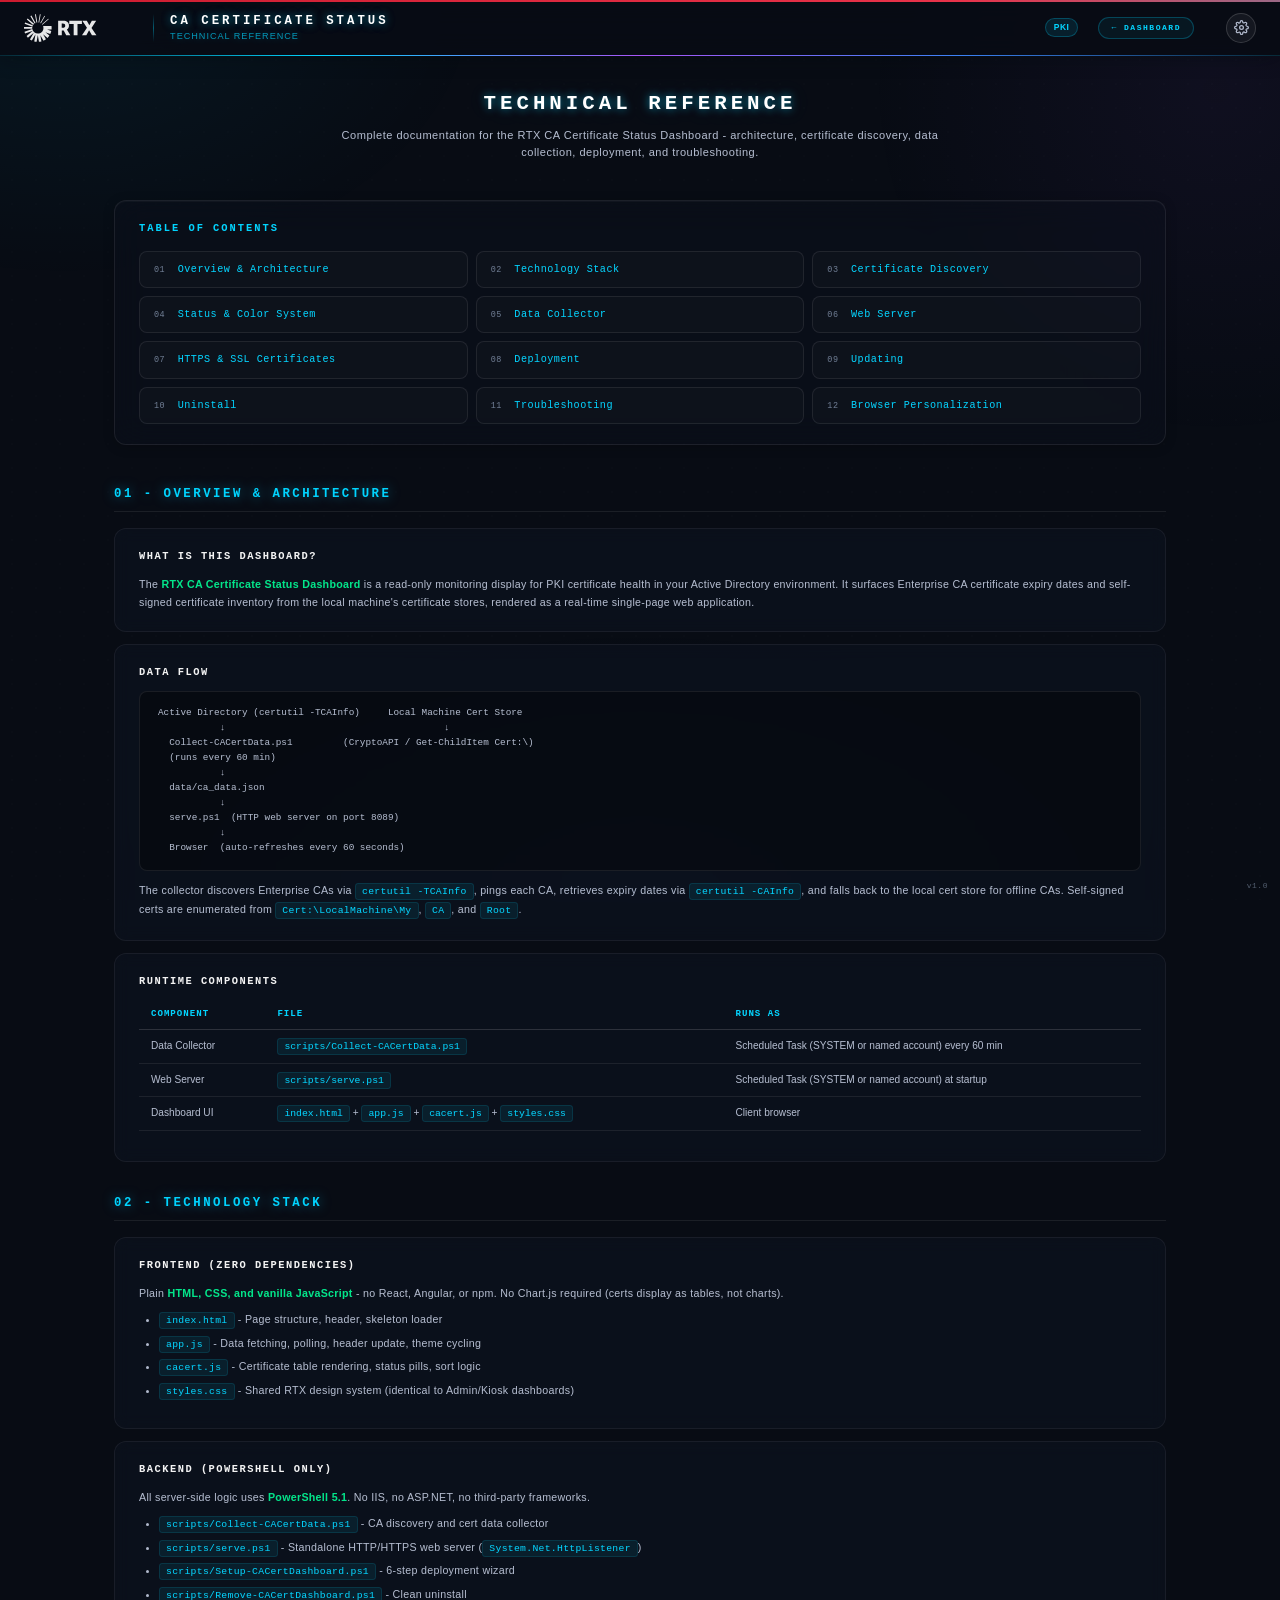
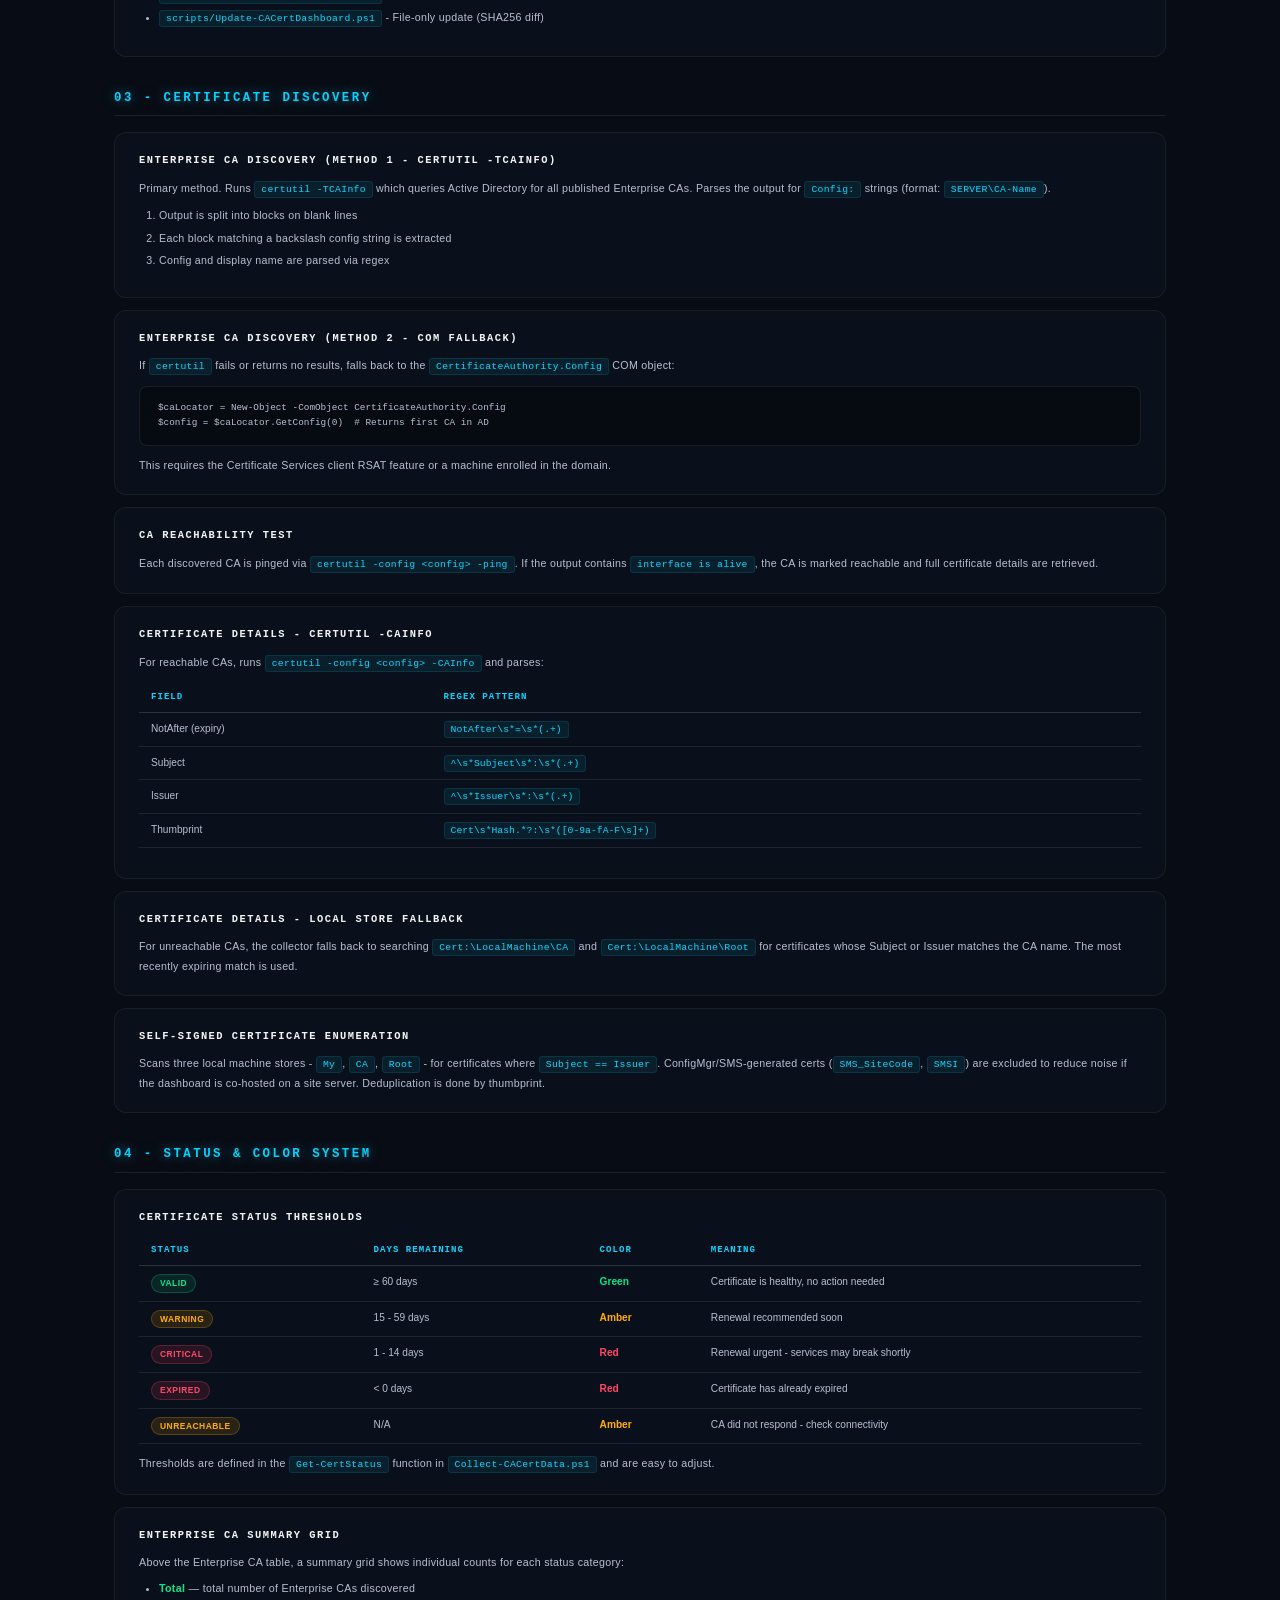
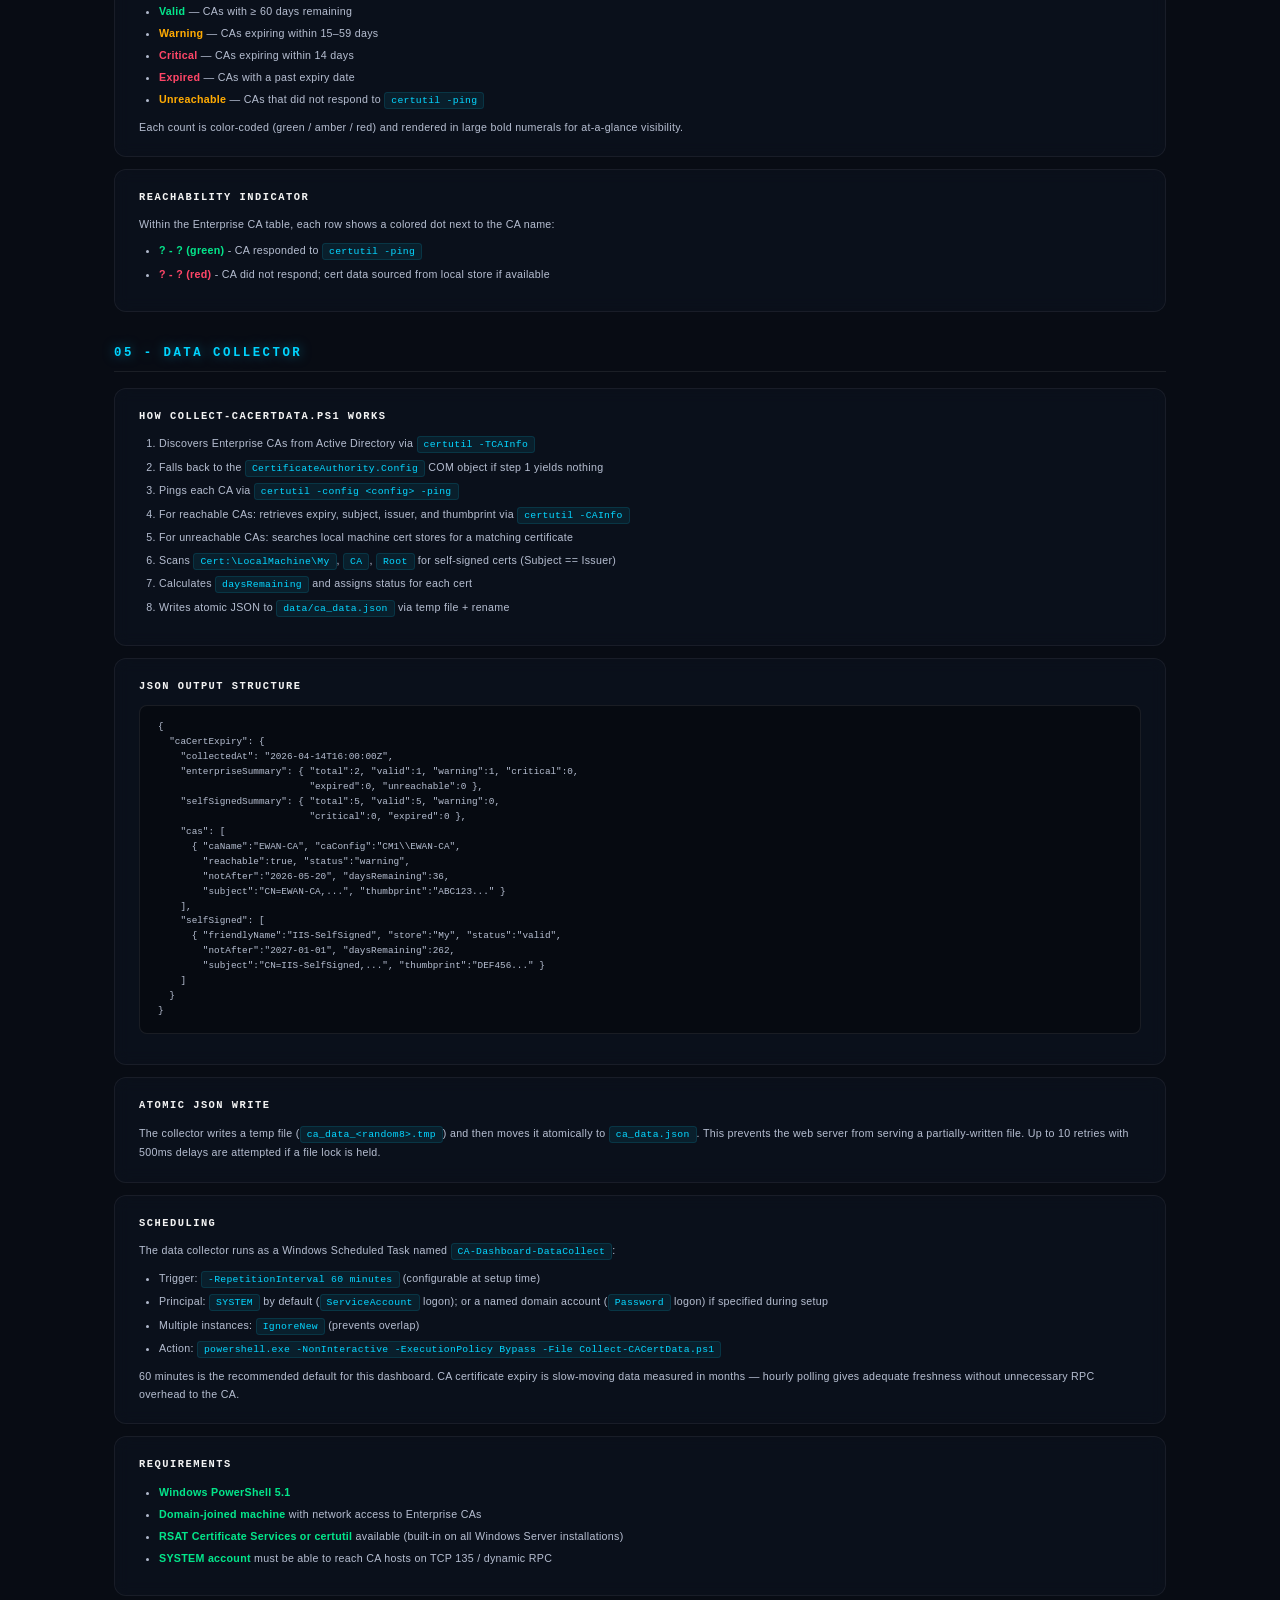
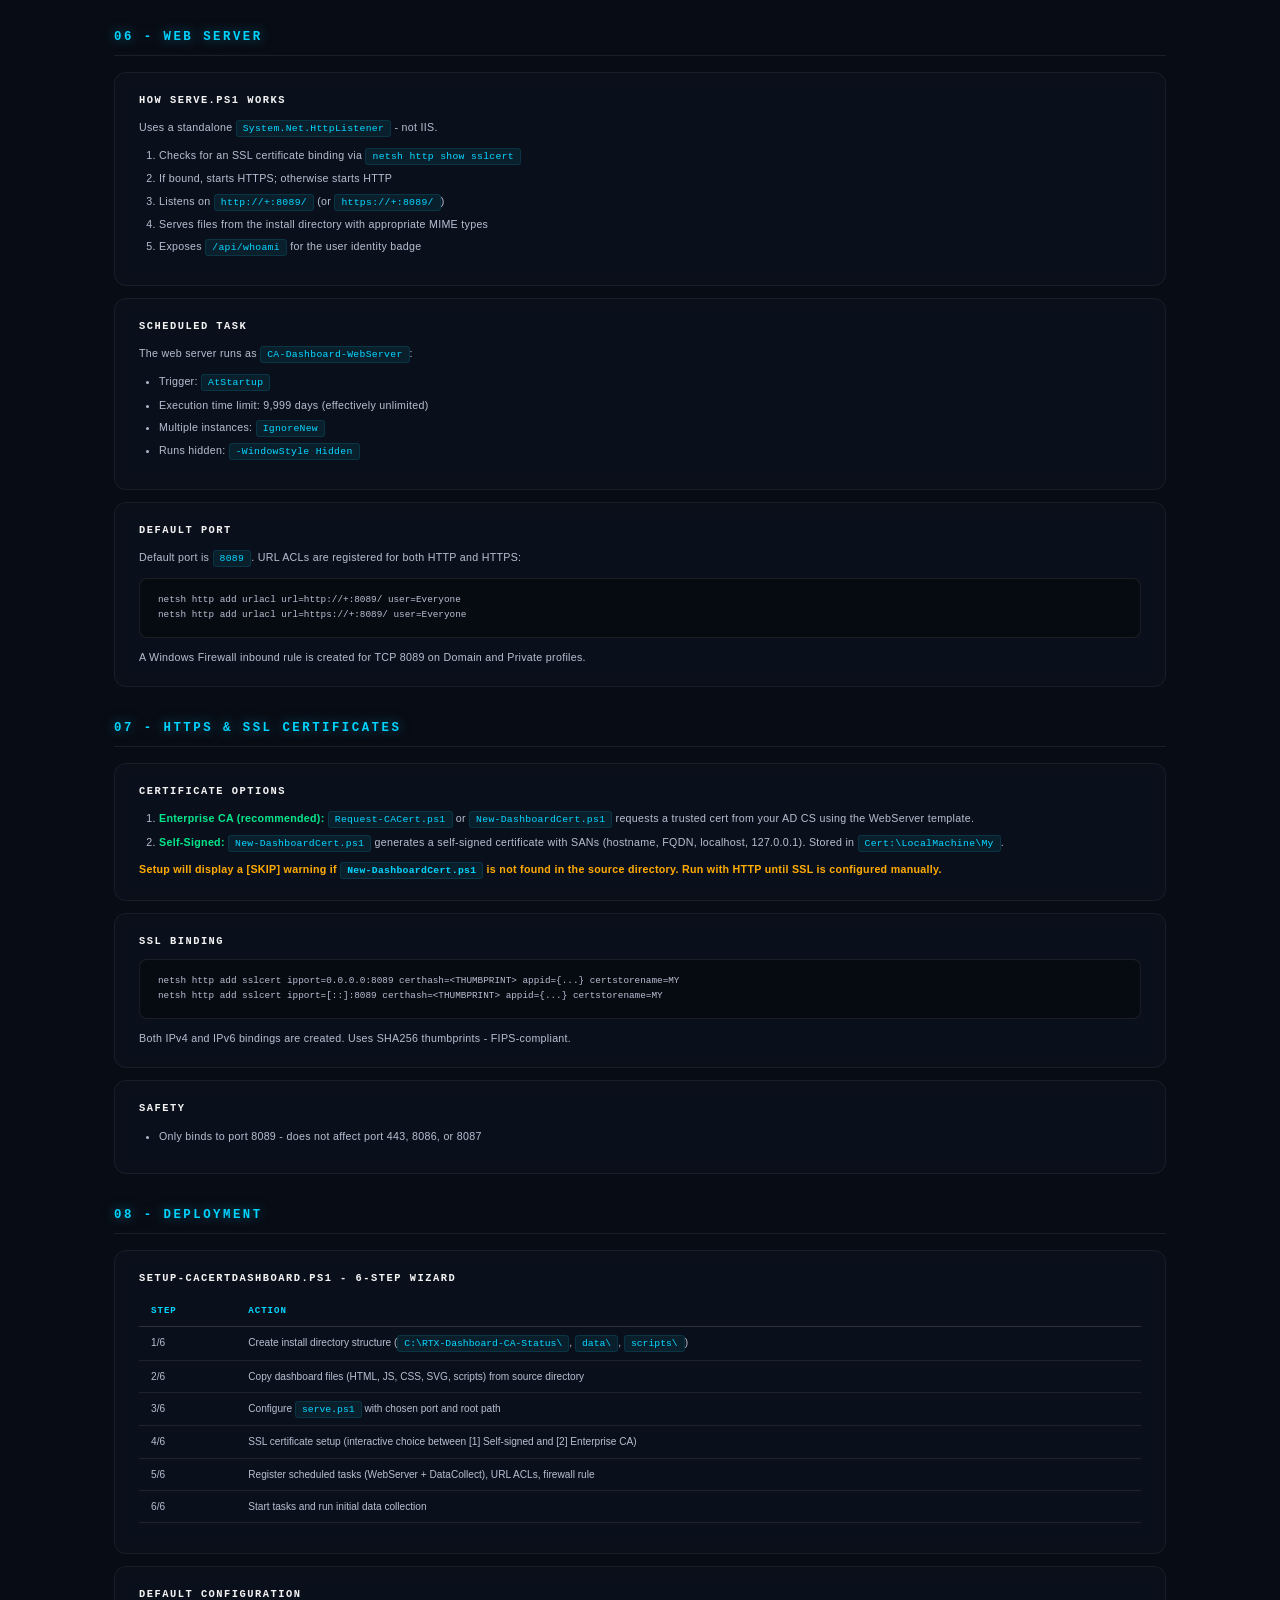
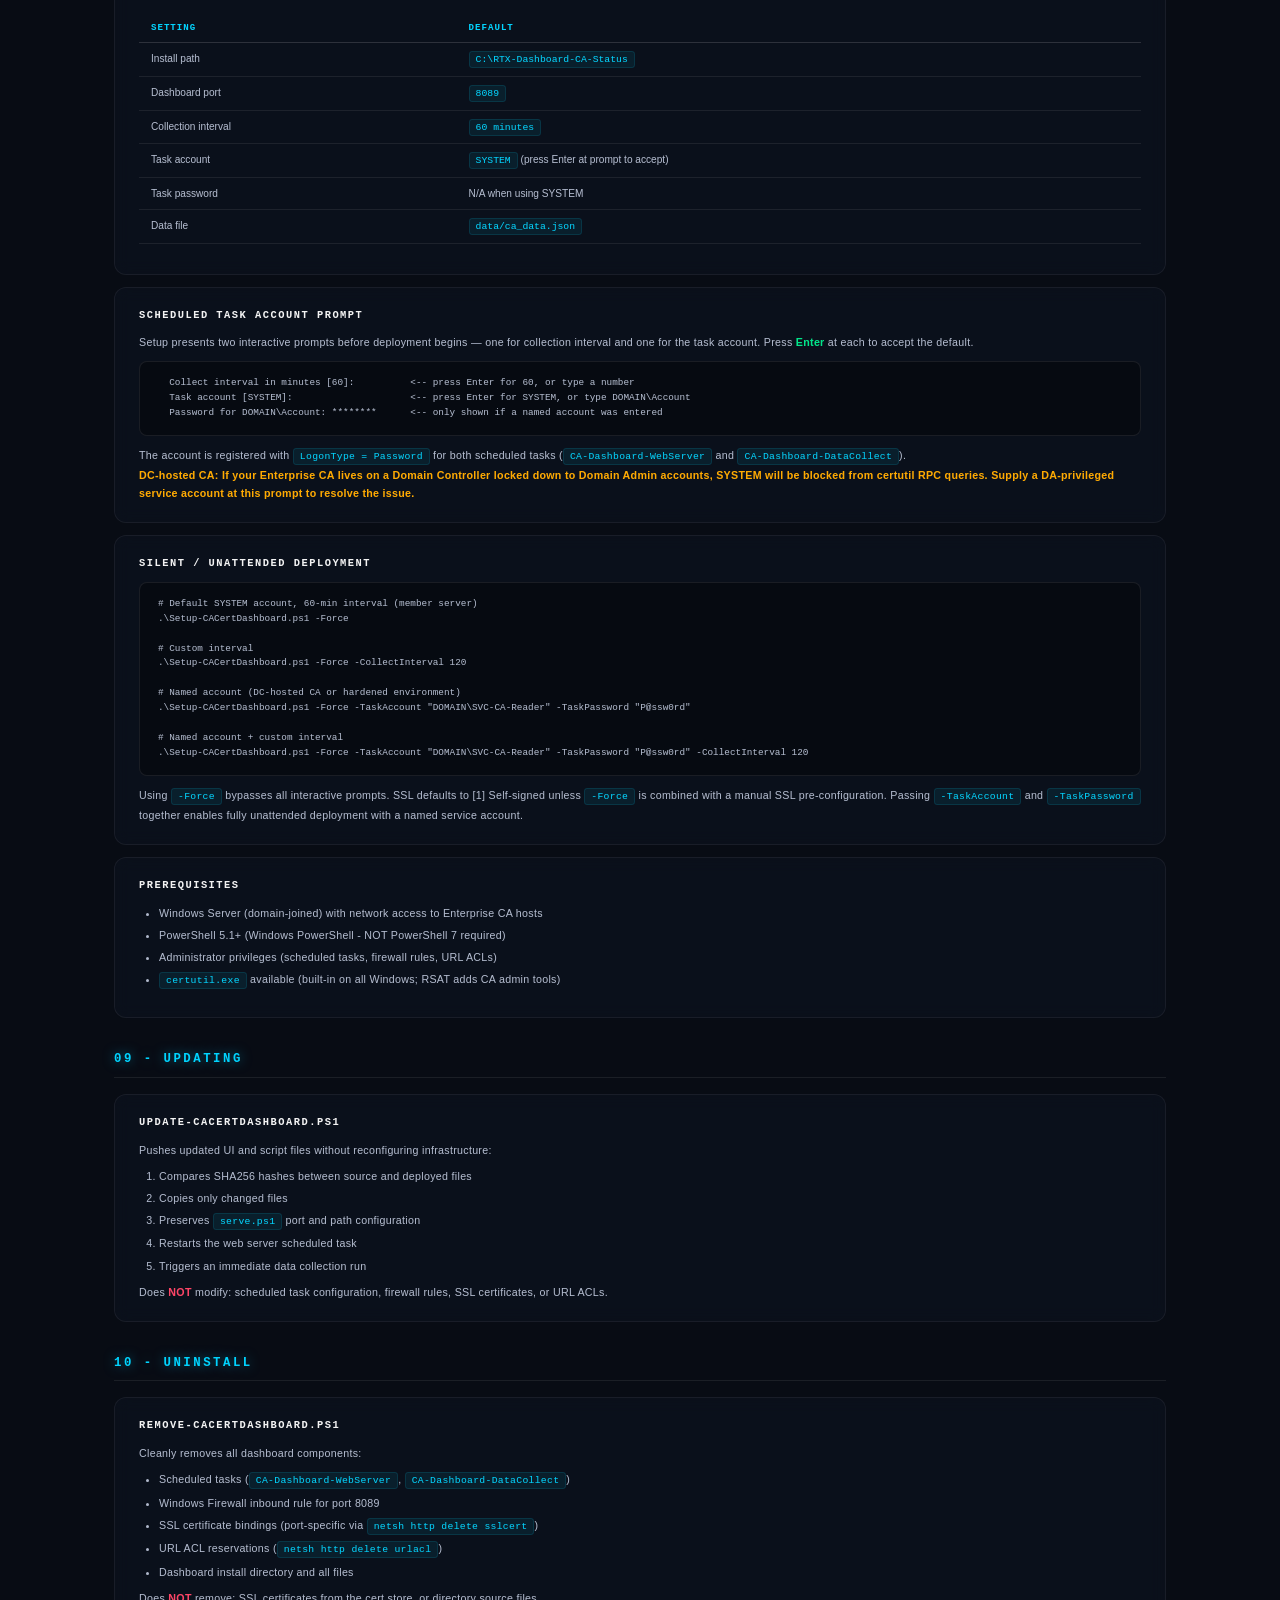
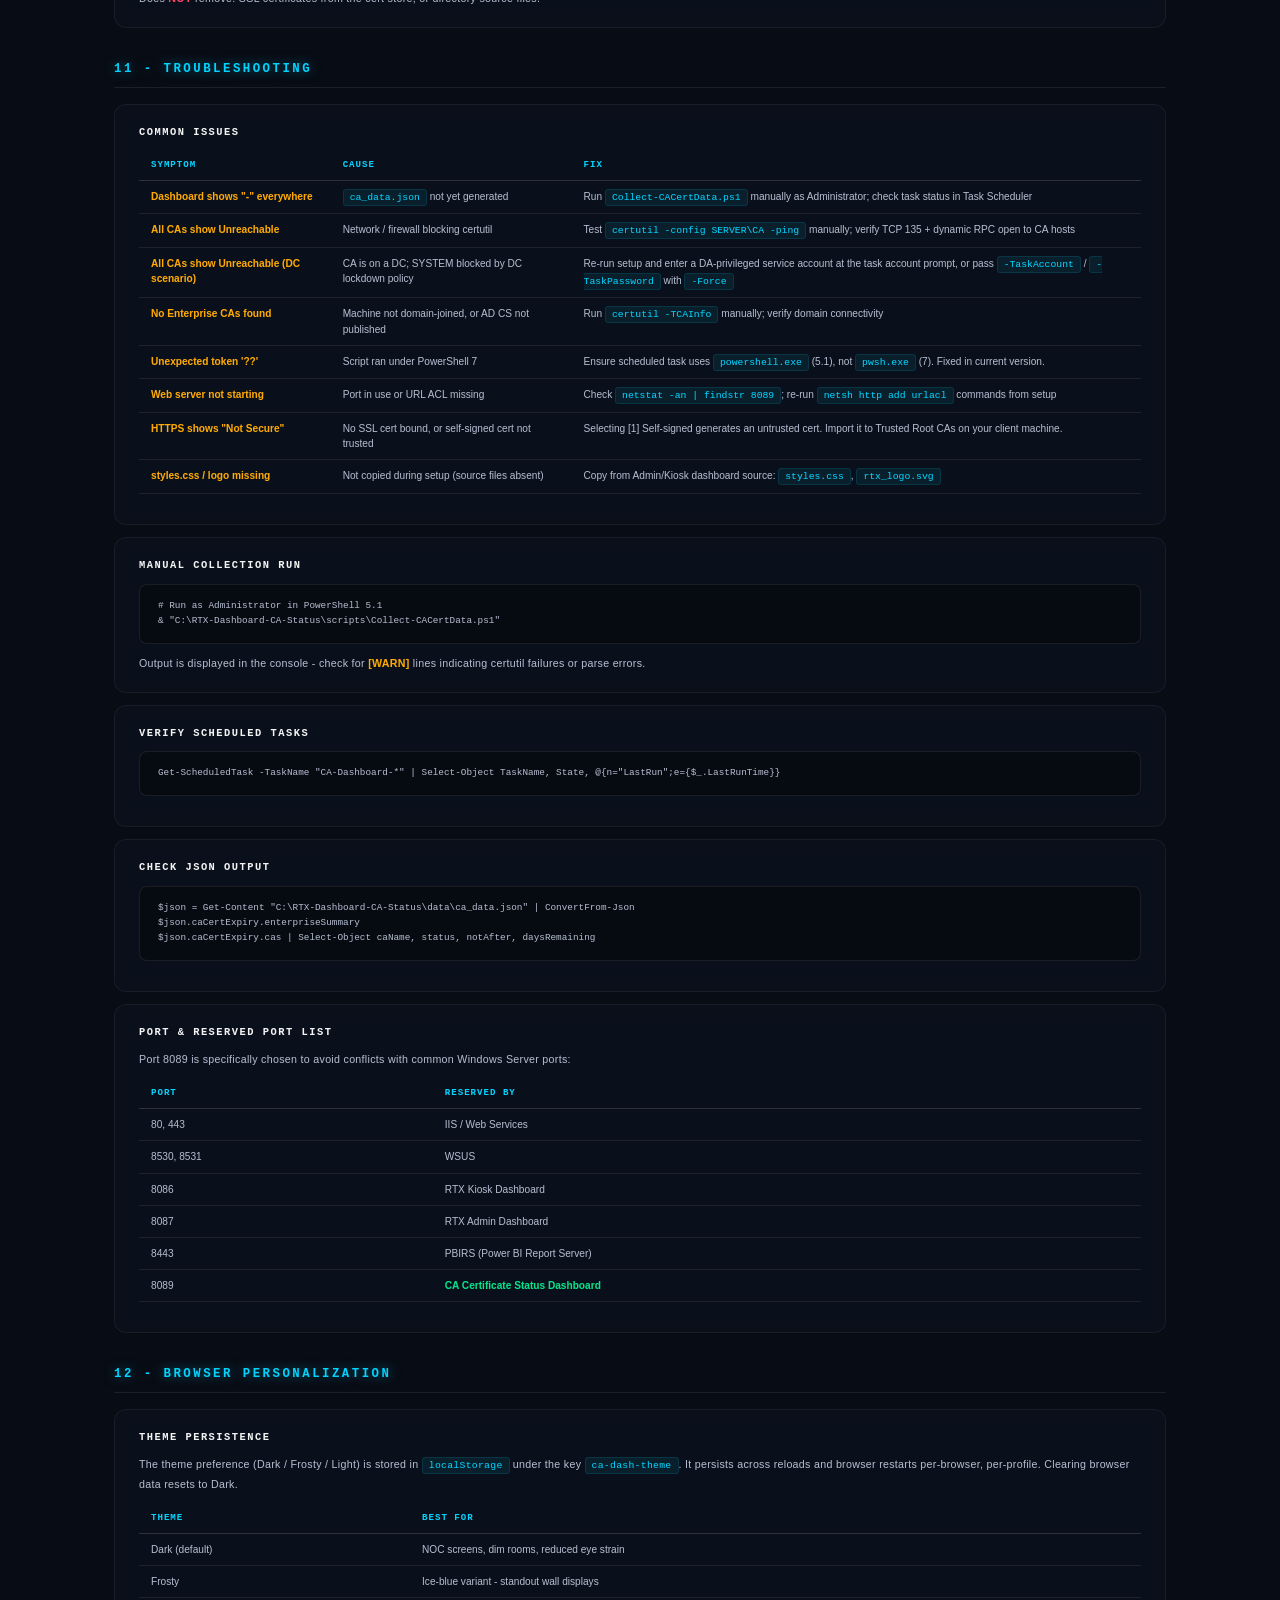
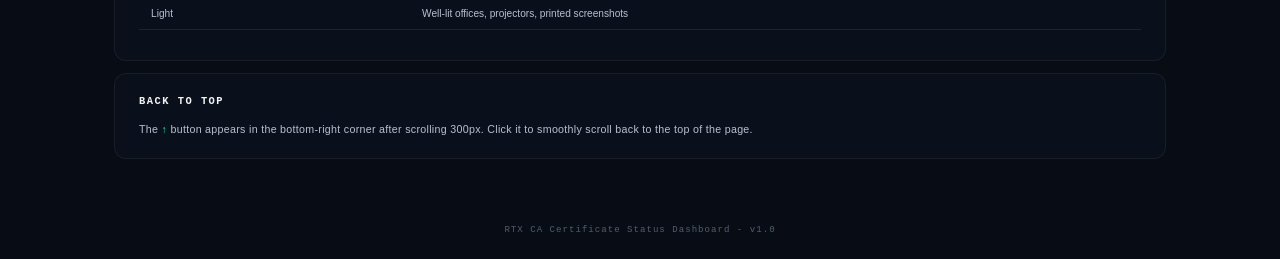
<file: faq.html>
<!DOCTYPE html>
<html lang="en">
<head>
<meta charset="UTF-8">
<meta name="viewport" content="width=device-width, initial-scale=1.0">
<title>RTX CA Certificate Status - Technical Reference</title>
<meta name="description" content="Technical reference for the RTX CA Certificate Status Dashboard - architecture, data collection, certificate discovery, deployment, and troubleshooting">
<link rel="icon" type="image/svg+xml" href="rtx_logo.svg">
<link rel="stylesheet" href="styles.css">
<style>
.faq-main{position:relative;z-index:1;max-width:1100px;margin:0 auto;padding:32px 24px 64px}
.faq-back{display:inline-flex;align-items:center;gap:6px;padding:6px 16px;border-radius:20px;font-family:'JetBrains Mono',monospace;font-size:.7rem;font-weight:600;letter-spacing:1.5px;text-transform:uppercase;text-decoration:none;color:var(--teal);border:1px solid rgba(0,212,255,.25);background:rgba(0,212,255,.06);transition:all .3s ease;margin-bottom:24px}
.faq-back:hover{border-color:rgba(0,212,255,.5);background:rgba(0,212,255,.12);box-shadow:0 0 12px rgba(0,212,255,.15)}
.faq-hero{text-align:center;margin-bottom:40px}
.faq-hero h1{font-family:'JetBrains Mono',monospace;font-size:1.6rem;font-weight:700;letter-spacing:4px;text-transform:uppercase;color:#fff;text-shadow:0 0 8px rgba(0,212,255,.6),0 0 25px rgba(0,212,255,.2);margin-bottom:8px}
.faq-hero p{font-size:.85rem;color:var(--text-secondary);letter-spacing:.5px;max-width:640px;margin:0 auto}
.faq-toc{margin-bottom:40px}
.faq-toc-grid{display:grid;grid-template-columns:repeat(auto-fill,minmax(260px,1fr));gap:8px}
.faq-toc a{display:block;padding:10px 14px;border-radius:var(--r-md);font-size:.78rem;color:var(--teal);text-decoration:none;border:1px solid var(--border-subtle);background:var(--bg-card);transition:all .3s ease;font-family:'JetBrains Mono',monospace;letter-spacing:.5px}
.faq-toc a:hover{border-color:var(--border-accent);background:var(--bg-hover);box-shadow:0 0 12px rgba(0,212,255,.08)}
.faq-toc a span{color:var(--text-muted);margin-right:6px;font-size:.65rem}
.faq-section{margin-bottom:32px}
.faq-section-title{font-family:'JetBrains Mono',monospace;font-size:.95rem;font-weight:700;letter-spacing:2.5px;text-transform:uppercase;color:var(--teal);text-shadow:0 0 12px rgba(0,212,255,.5),0 0 35px rgba(0,212,255,.15);margin-bottom:16px;padding-bottom:8px;border-bottom:1px solid var(--border-subtle);scroll-margin-top:80px}
.faq-card{background:rgba(13,19,32,.65);border:1px solid rgba(255,255,255,.06);border-radius:var(--r-lg);backdrop-filter:blur(8px);padding:20px 24px;margin-bottom:12px;transition:border-color .3s ease}
.faq-card:hover{border-color:rgba(0,212,255,.18)}
.faq-card h3{font-family:'JetBrains Mono',monospace;font-size:.8rem;font-weight:700;letter-spacing:1.5px;text-transform:uppercase;color:var(--text-primary);margin-bottom:10px}
.faq-card p,.faq-card li{font-size:.82rem;color:var(--text-secondary);line-height:1.7;letter-spacing:.3px}
.faq-card ul,.faq-card ol{padding-left:20px;margin:8px 0}
.faq-card li{margin-bottom:4px}
.faq-card code{font-family:'JetBrains Mono','Cascadia Code','Consolas',monospace;font-size:.75rem;background:rgba(0,212,255,.08);color:var(--teal);padding:2px 6px;border-radius:3px;border:1px solid rgba(0,212,255,.12)}
.faq-card pre{background:rgba(0,0,0,.3);border:1px solid var(--border-subtle);border-radius:var(--r-md);padding:14px 18px;overflow-x:auto;margin:10px 0;font-family:'JetBrains Mono','Cascadia Code','Consolas',monospace;font-size:.72rem;line-height:1.6;color:var(--text-secondary)}
.faq-card .highlight{color:var(--green);font-weight:600}
.faq-card .warn{color:var(--amber);font-weight:600}
.faq-card .critical{color:var(--red);font-weight:600}
.faq-table{width:100%;border-collapse:collapse;font-size:.78rem;margin:10px 0}
.faq-table th{text-align:left;padding:8px 12px;border-bottom:1px solid var(--border-medium);color:var(--teal);font-family:'JetBrains Mono',monospace;font-size:.7rem;letter-spacing:1px;text-transform:uppercase}
.faq-table td{padding:8px 12px;border-bottom:1px solid var(--border-subtle);color:var(--text-secondary);vertical-align:top}
.faq-table tr:hover td{background:var(--bg-hover)}
.faq-badge{display:inline-block;padding:2px 8px;border-radius:10px;font-size:.65rem;font-weight:600;letter-spacing:.5px}
.faq-badge-pki{background:rgba(0,212,255,.1);color:var(--teal);border:1px solid rgba(0,212,255,.25)}
.faq-badge-valid{background:rgba(0,230,138,.1);color:var(--green);border:1px solid rgba(0,230,138,.25)}
.faq-badge-warn{background:rgba(255,170,0,.12);color:var(--amber);border:1px solid rgba(255,170,0,.25)}
.faq-badge-crit{background:rgba(255,68,102,.12);color:var(--red);border:1px solid rgba(255,68,102,.25)}
.page-top-accent{height:2px;background:linear-gradient(90deg,var(--rtx-red),#e8334a,var(--teal),#a855f7,var(--rtx-red));background-size:300% auto;animation:gradientShift 6s linear infinite}
.back-to-top{position:fixed;bottom:24px;right:24px;z-index:200;width:36px;height:36px;border-radius:50%;border:1px solid var(--border-medium);background:rgba(13,19,32,.85);backdrop-filter:blur(12px);color:var(--text-muted);cursor:pointer;display:flex;align-items:center;justify-content:center;opacity:0;pointer-events:none;transition:opacity var(--t-base),border-color var(--t-fast),color var(--t-fast)}
.back-to-top.visible{opacity:1;pointer-events:auto}
.back-to-top:hover{border-color:var(--teal);color:var(--teal)}
[data-theme="light"] .faq-hero h1{color:var(--text-primary);text-shadow:none}
[data-theme="light"] .faq-section-title{text-shadow:none}
[data-theme="light"] .faq-card{background:#ffffff;border-color:rgba(0,0,0,.08);box-shadow:0 1px 6px rgba(0,0,0,.06)}
[data-theme="light"] .faq-card:hover{border-color:rgba(13,148,136,.2);box-shadow:0 4px 16px rgba(0,0,0,.08)}
[data-theme="light"] .faq-card code{background:rgba(0,0,0,.06);border-color:rgba(0,0,0,.14);color:var(--text-primary)}
[data-theme="light"] .faq-card pre{background:rgba(0,0,0,.03);border-color:rgba(0,0,0,.14)}
</style>
</head>
<body>
<div class="page-top-accent"></div>
<header class="dashboard-header">
  <div class="header-left">
    <img src="rtx_logo.svg" alt="RTX" class="header-logo">
    <div class="header-divider"></div>
    <div>
      <div class="header-title">CA CERTIFICATE STATUS</div>
      <div class="header-subtitle">Technical Reference</div>
    </div>
  </div>
  <div class="header-right">
    <span class="faq-badge faq-badge-pki">PKI</span>
    <a href="index.html" style="display:inline-flex;align-items:center;gap:5px;padding:4px 12px;border-radius:16px;font-family:'JetBrains Mono',monospace;font-size:.62rem;font-weight:600;letter-spacing:1.5px;text-transform:uppercase;text-decoration:none;color:var(--teal);border:1px solid rgba(0,212,255,.25);background:rgba(0,212,255,.06);transition:all .3s ease">&#8592; DASHBOARD</a>
    <div class="dropdown-container" style="position:relative;display:inline-block;margin-left:12px;">
      <button id="settingsBtn" title="Settings" style="display:inline-flex;align-items:center;justify-content:center;width:30px;height:30px;border-radius:50%;border:1px solid rgba(255,255,255,0.15);background:rgba(255,255,255,0.05);color:var(--text-secondary);cursor:pointer;transition:all 0.3s ease;">
        <svg width="15" height="15" viewBox="0 0 24 24" fill="none" stroke="currentColor" stroke-width="2" stroke-linecap="round" stroke-linejoin="round"><circle cx="12" cy="12" r="3"></circle><path d="M19.4 15a1.65 1.65 0 0 0 .33 1.82l.06.06a2 2 0 0 1 0 2.83 2 2 0 0 1-2.83 0l-.06-.06a1.65 1.65 0 0 0-1.82-.33 1.65 1.65 0 0 0-1 1.51V21a2 2 0 0 1-2 2 2 2 0 0 1-2-2v-.09A1.65 1.65 0 0 0 9 19.4a1.65 1.65 0 0 0-1.82.33l-.06.06a2 2 0 0 1-2.83 0 2 2 0 0 1 0-2.83l.06-.06a1.65 1.65 0 0 0 .33-1.82 1.65 1.65 0 0 0-1.51-1H3a2 2 0 0 1-2-2 2 2 0 0 1 2-2h.09A1.65 1.65 0 0 0 4.6 9a1.65 1.65 0 0 0-.33-1.82l-.06-.06a2 2 0 0 1 0-2.83 2 2 0 0 1 2.83 0l.06.06a1.65 1.65 0 0 0 1.82.33H9a1.65 1.65 0 0 0 1-1.51V3a2 2 0 0 1 2-2 2 2 0 0 1 2 2v.09a1.65 1.65 0 0 0 1 1.51 1.65 1.65 0 0 0 1.82-.33l.06-.06a2 2 0 0 1 2.83 0 2 2 0 0 1 0 2.83l-.06.06a1.65 1.65 0 0 0-.33 1.82V9a1.65 1.65 0 0 0 1.51 1H21a2 2 0 0 1 2 2 2 2 0 0 1-2 2h-.09a1.65 1.65 0 0 0-1.51 1z"></path></svg>
      </button>
      <div id="settingsMenu" style="visibility:hidden;display:flex;position:absolute;right:0;top:calc(100% + 12px);background:var(--bg-surface);border:1px solid var(--border-medium);border-radius:12px;padding:10px;flex-direction:column;min-width:220px;box-shadow:0 15px 50px rgba(0,0,0,0.8);backdrop-filter:blur(24px);-webkit-backdrop-filter:blur(24px);z-index:999;opacity:0;transform:translateY(-10px);pointer-events:none;transition:all 0.2s cubic-bezier(0.175,0.885,0.32,1.275);">
        <a href="faq.html" class="settings-item">
          <svg width="16" height="16" viewBox="0 0 24 24" fill="none" stroke="currentColor" stroke-width="2" stroke-linecap="round" stroke-linejoin="round" style="color:var(--teal);flex-shrink:0;"><circle cx="12" cy="12" r="10"/><path d="M9.09 9a3 3 0 0 1 5.83 1c0 2-3 3-3 3"/><line x1="12" y1="17" x2="12.01" y2="17"/></svg>
          <span>Technical Reference</span>
        </a>
        <div style="height:1px;background:var(--border-subtle);margin:6px 0;"></div>
        <button id="themeToggle" class="settings-item"><div style="display:flex;align-items:center;justify-content:center;width:24px;height:24px;border-radius:6px;background:rgba(0,212,255,0.12);border:1px solid rgba(0,212,255,0.25);"><svg width="14" height="14" viewBox="0 0 24 24" fill="none" stroke="var(--cyan)" stroke-width="2.5" stroke-linecap="round" stroke-linejoin="round"><circle cx="12" cy="12" r="5"></circle><line x1="12" y1="1" x2="12" y2="3"></line><line x1="12" y1="21" x2="12" y2="23"></line><line x1="4.22" y1="4.22" x2="5.64" y2="5.64"></line><line x1="18.36" y1="18.36" x2="19.78" y2="19.78"></line><line x1="1" y1="12" x2="3" y2="12"></line><line x1="21" y1="12" x2="23" y2="12"></line><line x1="4.22" y1="19.78" x2="5.64" y2="18.36"></line><line x1="18.36" y1="5.64" x2="19.78" y2="4.22"></line></svg></div><span>Toggle Theme (Frosty)</span></button>
        <button id="fullscreenBtn" class="settings-item" onclick="if(document.fullscreenElement){document.exitFullscreen()}else{document.documentElement.requestFullscreen()}">
          <div style="display:flex;align-items:center;justify-content:center;width:24px;height:24px;border-radius:6px;background:rgba(0,212,255,0.12);border:1px solid rgba(0,212,255,0.25);"><svg width="14" height="14" viewBox="0 0 24 24" fill="none" stroke="var(--blue)" stroke-width="2.5" stroke-linecap="round" stroke-linejoin="round"><polyline points="15 3 21 3 21 9"></polyline><polyline points="9 21 3 21 3 15"></polyline><line x1="21" y1="3" x2="14" y2="10"></line><line x1="3" y1="21" x2="10" y2="14"></line></svg></div>
          <span>Fullscreen</span>
        </button>
      </div>
    </div>
    <style>
      #settingsBtn:hover{background:rgba(255,255,255,0.1)!important;color:#fff!important;transform:rotate(30deg)}
      [data-theme="light"] #settingsBtn{border-color:rgba(0,0,0,0.15)!important;color:var(--text-secondary)!important}
      [data-theme="light"] #settingsBtn:hover{background:rgba(0,0,0,0.06)!important;color:var(--teal)!important}
      [data-theme="light"] #settingsMenu{background:rgba(255,255,255,0.98)!important;box-shadow:0 15px 40px rgba(0,0,0,0.15)!important}
      .settings-item{display:flex;align-items:center;gap:12px;padding:10px 14px;border-radius:8px;font-family:'Inter',sans-serif;font-size:0.8rem;font-weight:500;color:var(--text-primary);background:transparent;border:none;cursor:pointer;transition:all 0.2s;text-align:left;text-decoration:none;width:100%}
      .settings-item:hover{background:rgba(255,255,255,0.09);border-left:2px solid var(--teal);padding-left:12px;transform:translateX(2px)}
      #settingsMenu.show{visibility:visible!important;opacity:1!important;transform:translateY(0)!important;pointer-events:auto!important}
    </style>
    <script>
      document.getElementById('settingsBtn').addEventListener('click',function(e){document.getElementById('settingsMenu').classList.toggle('show');e.stopPropagation()});
      document.addEventListener('click',function(e){var m=document.getElementById('settingsMenu');if(m&&m.classList.contains('show')&&!m.contains(e.target))m.classList.remove('show')});
    </script>
  </div>
</header>

<div class="faq-main">

<div class="faq-hero">
  <h1>Technical Reference</h1>
  <p>Complete documentation for the RTX CA Certificate Status Dashboard - architecture, certificate discovery, data collection, deployment, and troubleshooting.</p>
</div>
<div class="faq-toc glass-card" style="padding:20px 24px">
  <h3 style="font-family:'JetBrains Mono',monospace;font-size:.8rem;font-weight:700;letter-spacing:2px;text-transform:uppercase;color:var(--teal);margin-bottom:14px">Table of Contents</h3>
  <div class="faq-toc-grid">
    <a href="#overview"><span>01</span> Overview &amp; Architecture</a>
    <a href="#tech-stack"><span>02</span> Technology Stack</a>
    <a href="#cert-discovery"><span>03</span> Certificate Discovery</a>
    <a href="#status-system"><span>04</span> Status &amp; Color System</a>
    <a href="#collector"><span>05</span> Data Collector</a>
    <a href="#webserver"><span>06</span> Web Server</a>
    <a href="#https"><span>07</span> HTTPS &amp; SSL Certificates</a>
    <a href="#deployment"><span>08</span> Deployment</a>
    <a href="#updating"><span>09</span> Updating</a>
    <a href="#uninstall"><span>10</span> Uninstall</a>
    <a href="#troubleshooting"><span>11</span> Troubleshooting</a>
    <a href="#personalization"><span>12</span> Browser Personalization</a>
  </div>
</div>
<div class="faq-section" id="overview">
  <div class="faq-section-title">01 - Overview &amp; Architecture</div>
  <div class="faq-card">
    <h3>What is this dashboard?</h3>
    <p>The <span class="highlight">RTX CA Certificate Status Dashboard</span> is a read-only monitoring display for PKI certificate health in your Active Directory environment. It surfaces Enterprise CA certificate expiry dates and self-signed certificate inventory from the local machine's certificate stores, rendered as a real-time single-page web application.</p>
  </div>
  <div class="faq-card">
    <h3>Data Flow</h3>
    <pre>Active Directory (certutil -TCAInfo)     Local Machine Cert Store
           &#x2193;                                       &#x2193;
  Collect-CACertData.ps1         (CryptoAPI / Get-ChildItem Cert:\)
  (runs every 60 min)
           &#x2193;
  data/ca_data.json
           &#x2193;
  serve.ps1  (HTTP web server on port 8089)
           &#x2193;
  Browser  (auto-refreshes every 60 seconds)</pre>
    <p>The collector discovers Enterprise CAs via <code>certutil -TCAInfo</code>, pings each CA, retrieves expiry dates via <code>certutil -CAInfo</code>, and falls back to the local cert store for offline CAs. Self-signed certs are enumerated from <code>Cert:\LocalMachine\My</code>, <code>CA</code>, and <code>Root</code>.</p>
  </div>
  <div class="faq-card">
    <h3>Runtime Components</h3>
    <table class="faq-table">
      <tr><th>Component</th><th>File</th><th>Runs As</th></tr>
      <tr><td>Data Collector</td><td><code>scripts/Collect-CACertData.ps1</code></td><td>Scheduled Task (SYSTEM or named account) every 60 min</td></tr>
      <tr><td>Web Server</td><td><code>scripts/serve.ps1</code></td><td>Scheduled Task (SYSTEM or named account) at startup</td></tr>
      <tr><td>Dashboard UI</td><td><code>index.html</code> + <code>app.js</code> + <code>cacert.js</code> + <code>styles.css</code></td><td>Client browser</td></tr>
    </table>
  </div>
</div>
<div class="faq-section" id="tech-stack">
  <div class="faq-section-title">02 - Technology Stack</div>
  <div class="faq-card">
    <h3>Frontend (Zero Dependencies)</h3>
    <p>Plain <span class="highlight">HTML, CSS, and vanilla JavaScript</span> - no React, Angular, or npm. No Chart.js required (certs display as tables, not charts).</p>
    <ul>
      <li><code>index.html</code> - Page structure, header, skeleton loader</li>
      <li><code>app.js</code> - Data fetching, polling, header update, theme cycling</li>
      <li><code>cacert.js</code> - Certificate table rendering, status pills, sort logic</li>
      <li><code>styles.css</code> - Shared RTX design system (identical to Admin/Kiosk dashboards)</li>
    </ul>
  </div>
  <div class="faq-card">
    <h3>Backend (PowerShell Only)</h3>
    <p>All server-side logic uses <span class="highlight">PowerShell 5.1</span>. No IIS, no ASP.NET, no third-party frameworks.</p>
    <ul>
      <li><code>scripts/Collect-CACertData.ps1</code> - CA discovery and cert data collector</li>
      <li><code>scripts/serve.ps1</code> - Standalone HTTP/HTTPS web server (<code>System.Net.HttpListener</code>)</li>
      <li><code>scripts/Setup-CACertDashboard.ps1</code> - 6-step deployment wizard</li>
      <li><code>scripts/Remove-CACertDashboard.ps1</code> - Clean uninstall</li>
      <li><code>scripts/Update-CACertDashboard.ps1</code> - File-only update (SHA256 diff)</li>
    </ul>
  </div>
</div>
<div class="faq-section" id="cert-discovery">
  <div class="faq-section-title">03 - Certificate Discovery</div>
  <div class="faq-card">
    <h3>Enterprise CA Discovery (Method 1 - certutil -TCAInfo)</h3>
    <p>Primary method. Runs <code>certutil -TCAInfo</code> which queries Active Directory for all published Enterprise CAs. Parses the output for <code>Config:</code> strings (format: <code>SERVER\CA-Name</code>).</p>
    <ol>
      <li>Output is split into blocks on blank lines</li>
      <li>Each block matching a backslash config string is extracted</li>
      <li>Config and display name are parsed via regex</li>
    </ol>
  </div>
  <div class="faq-card">
    <h3>Enterprise CA Discovery (Method 2 - COM Fallback)</h3>
    <p>If <code>certutil</code> fails or returns no results, falls back to the <code>CertificateAuthority.Config</code> COM object:</p>
    <pre>$caLocator = New-Object -ComObject CertificateAuthority.Config
$config = $caLocator.GetConfig(0)  # Returns first CA in AD</pre>
    <p>This requires the Certificate Services client RSAT feature or a machine enrolled in the domain.</p>
  </div>
  <div class="faq-card">
    <h3>CA Reachability Test</h3>
    <p>Each discovered CA is pinged via <code>certutil -config &lt;config&gt; -ping</code>. If the output contains <code>interface is alive</code>, the CA is marked reachable and full certificate details are retrieved.</p>
  </div>
  <div class="faq-card">
    <h3>Certificate Details - certutil -CAInfo</h3>
    <p>For reachable CAs, runs <code>certutil -config &lt;config&gt; -CAInfo</code> and parses:</p>
    <table class="faq-table">
      <tr><th>Field</th><th>Regex Pattern</th></tr>
      <tr><td>NotAfter (expiry)</td><td><code>NotAfter\s*=\s*(.+)</code></td></tr>
      <tr><td>Subject</td><td><code>^\s*Subject\s*:\s*(.+)</code></td></tr>
      <tr><td>Issuer</td><td><code>^\s*Issuer\s*:\s*(.+)</code></td></tr>
      <tr><td>Thumbprint</td><td><code>Cert\s*Hash.*?:\s*([0-9a-fA-F\s]+)</code></td></tr>
    </table>
  </div>
  <div class="faq-card">
    <h3>Certificate Details - Local Store Fallback</h3>
    <p>For unreachable CAs, the collector falls back to searching <code>Cert:\LocalMachine\CA</code> and <code>Cert:\LocalMachine\Root</code> for certificates whose Subject or Issuer matches the CA name. The most recently expiring match is used.</p>
  </div>
  <div class="faq-card">
    <h3>Self-Signed Certificate Enumeration</h3>
    <p>Scans three local machine stores - <code>My</code>, <code>CA</code>, <code>Root</code> - for certificates where <code>Subject == Issuer</code>. ConfigMgr/SMS-generated certs (<code>SMS_SiteCode</code>, <code>SMSI</code>) are excluded to reduce noise if the dashboard is co-hosted on a site server. Deduplication is done by thumbprint.</p>
  </div>
</div>
<div class="faq-section" id="status-system">
  <div class="faq-section-title">04 - Status &amp; Color System</div>
  <div class="faq-card">
    <h3>Certificate Status Thresholds</h3>
    <table class="faq-table">
      <tr><th>Status</th><th>Days Remaining</th><th>Color</th><th>Meaning</th></tr>
      <tr><td><span class="faq-badge faq-badge-valid">VALID</span></td><td>&ge; 60 days</td><td><span class="highlight">Green</span></td><td>Certificate is healthy, no action needed</td></tr>
      <tr><td><span class="faq-badge faq-badge-warn">WARNING</span></td><td>15 - 59 days</td><td><span class="warn">Amber</span></td><td>Renewal recommended soon</td></tr>
      <tr><td><span class="faq-badge faq-badge-crit">CRITICAL</span></td><td>1 - 14 days</td><td><span class="critical">Red</span></td><td>Renewal urgent - services may break shortly</td></tr>
      <tr><td><span class="faq-badge faq-badge-crit">EXPIRED</span></td><td>&lt; 0 days</td><td><span class="critical">Red</span></td><td>Certificate has already expired</td></tr>
      <tr><td><span class="faq-badge faq-badge-warn">UNREACHABLE</span></td><td>N/A</td><td><span class="warn">Amber</span></td><td>CA did not respond - check connectivity</td></tr>
    </table>
    <p>Thresholds are defined in the <code>Get-CertStatus</code> function in <code>Collect-CACertData.ps1</code> and are easy to adjust.</p>
  </div>
  <div class="faq-card">
    <h3>Enterprise CA Summary Grid</h3>
    <p>Above the Enterprise CA table, a summary grid shows individual counts for each status category:</p>
    <ul>
      <li><span class="highlight">Total</span> — total number of Enterprise CAs discovered</li>
      <li><span class="highlight">Valid</span> — CAs with &ge; 60 days remaining</li>
      <li><span class="warn">Warning</span> — CAs expiring within 15–59 days</li>
      <li><span class="critical">Critical</span> — CAs expiring within 14 days</li>
      <li><span class="critical">Expired</span> — CAs with a past expiry date</li>
      <li><span class="warn">Unreachable</span> — CAs that did not respond to <code>certutil -ping</code></li>
    </ul>
    <p>Each count is color-coded (green / amber / red) and rendered in large bold numerals for at-a-glance visibility.</p>
  </div>
  <div class="faq-card">
    <h3>Reachability Indicator</h3>
    <p>Within the Enterprise CA table, each row shows a colored dot next to the CA name:</p>
    <ul>
      <li><span class="highlight">? - ? (green)</span> - CA responded to <code>certutil -ping</code></li>
      <li><span class="critical">? - ? (red)</span> - CA did not respond; cert data sourced from local store if available</li>
    </ul>
  </div>
</div>
<div class="faq-section" id="collector">
  <div class="faq-section-title">05 - Data Collector</div>
  <div class="faq-card">
    <h3>How Collect-CACertData.ps1 Works</h3>
    <ol>
      <li>Discovers Enterprise CAs from Active Directory via <code>certutil -TCAInfo</code></li>
      <li>Falls back to the <code>CertificateAuthority.Config</code> COM object if step 1 yields nothing</li>
      <li>Pings each CA via <code>certutil -config &lt;config&gt; -ping</code></li>
      <li>For reachable CAs: retrieves expiry, subject, issuer, and thumbprint via <code>certutil -CAInfo</code></li>
      <li>For unreachable CAs: searches local machine cert stores for a matching certificate</li>
      <li>Scans <code>Cert:\LocalMachine\My</code>, <code>CA</code>, <code>Root</code> for self-signed certs (Subject == Issuer)</li>
      <li>Calculates <code>daysRemaining</code> and assigns status for each cert</li>
      <li>Writes atomic JSON to <code>data/ca_data.json</code> via temp file + rename</li>
    </ol>
  </div>
  <div class="faq-card">
    <h3>JSON Output Structure</h3>
    <pre>{
  "caCertExpiry": {
    "collectedAt": "2026-04-14T16:00:00Z",
    "enterpriseSummary": { "total":2, "valid":1, "warning":1, "critical":0,
                           "expired":0, "unreachable":0 },
    "selfSignedSummary": { "total":5, "valid":5, "warning":0,
                           "critical":0, "expired":0 },
    "cas": [
      { "caName":"EWAN-CA", "caConfig":"CM1\\EWAN-CA",
        "reachable":true, "status":"warning",
        "notAfter":"2026-05-20", "daysRemaining":36,
        "subject":"CN=EWAN-CA,...", "thumbprint":"ABC123..." }
    ],
    "selfSigned": [
      { "friendlyName":"IIS-SelfSigned", "store":"My", "status":"valid",
        "notAfter":"2027-01-01", "daysRemaining":262,
        "subject":"CN=IIS-SelfSigned,...", "thumbprint":"DEF456..." }
    ]
  }
}</pre>
  </div>
  <div class="faq-card">
    <h3>Atomic JSON Write</h3>
    <p>The collector writes a temp file (<code>ca_data_&lt;random8&gt;.tmp</code>) and then moves it atomically to <code>ca_data.json</code>. This prevents the web server from serving a partially-written file. Up to 10 retries with 500ms delays are attempted if a file lock is held.</p>
  </div>
  <div class="faq-card">
    <h3>Scheduling</h3>
    <p>The data collector runs as a Windows Scheduled Task named <code>CA-Dashboard-DataCollect</code>:</p>
    <ul>
      <li>Trigger: <code>-RepetitionInterval 60 minutes</code> (configurable at setup time)</li>
      <li>Principal: <code>SYSTEM</code> by default (<code>ServiceAccount</code> logon); or a named domain account (<code>Password</code> logon) if specified during setup</li>
      <li>Multiple instances: <code>IgnoreNew</code> (prevents overlap)</li>
      <li>Action: <code>powershell.exe -NonInteractive -ExecutionPolicy Bypass -File Collect-CACertData.ps1</code></li>
    </ul>
    <p>60 minutes is the recommended default for this dashboard. CA certificate expiry is slow-moving data measured in months — hourly polling gives adequate freshness without unnecessary RPC overhead to the CA.</p>
  </div>
  <div class="faq-card">
    <h3>Requirements</h3>
    <ul>
      <li><span class="highlight">Windows PowerShell 5.1</span></li>
      <li><span class="highlight">Domain-joined machine</span> with network access to Enterprise CAs</li>
      <li><span class="highlight">RSAT Certificate Services or certutil</span> available (built-in on all Windows Server installations)</li>
      <li><span class="highlight">SYSTEM account</span> must be able to reach CA hosts on TCP 135 / dynamic RPC</li>
    </ul>
  </div>
</div>
<div class="faq-section" id="webserver">
  <div class="faq-section-title">06 - Web Server</div>
  <div class="faq-card">
    <h3>How serve.ps1 Works</h3>
    <p>Uses a standalone <code>System.Net.HttpListener</code> - not IIS.</p>
    <ol>
      <li>Checks for an SSL certificate binding via <code>netsh http show sslcert</code></li>
      <li>If bound, starts HTTPS; otherwise starts HTTP</li>
      <li>Listens on <code>http://+:8089/</code> (or <code>https://+:8089/</code>)</li>
      <li>Serves files from the install directory with appropriate MIME types</li>
      <li>Exposes <code>/api/whoami</code> for the user identity badge</li>
    </ol>
  </div>
  <div class="faq-card">
    <h3>Scheduled Task</h3>
    <p>The web server runs as <code>CA-Dashboard-WebServer</code>:</p>
    <ul>
      <li>Trigger: <code>AtStartup</code></li>
      <li>Execution time limit: 9,999 days (effectively unlimited)</li>
      <li>Multiple instances: <code>IgnoreNew</code></li>
      <li>Runs hidden: <code>-WindowStyle Hidden</code></li>
    </ul>
  </div>
  <div class="faq-card">
    <h3>Default Port</h3>
    <p>Default port is <code>8089</code>. URL ACLs are registered for both HTTP and HTTPS:</p>
    <pre>netsh http add urlacl url=http://+:8089/ user=Everyone
netsh http add urlacl url=https://+:8089/ user=Everyone</pre>
    <p>A Windows Firewall inbound rule is created for TCP 8089 on Domain and Private profiles.</p>
  </div>
</div>
<div class="faq-section" id="https">
  <div class="faq-section-title">07 - HTTPS &amp; SSL Certificates</div>
  <div class="faq-card">
    <h3>Certificate Options</h3>
    <ol>
      <li><span class="highlight">Enterprise CA (recommended):</span> <code>Request-CACert.ps1</code> or <code>New-DashboardCert.ps1</code> requests a trusted cert from your AD CS using the WebServer template.</li>
      <li><span class="highlight">Self-Signed:</span> <code>New-DashboardCert.ps1</code> generates a self-signed certificate with SANs (hostname, FQDN, localhost, 127.0.0.1). Stored in <code>Cert:\LocalMachine\My</code>.</li>
    </ol>
    <p class="warn">Setup will display a [SKIP] warning if <code>New-DashboardCert.ps1</code> is not found in the source directory. Run with HTTP until SSL is configured manually.</p>
  </div>
  <div class="faq-card">
    <h3>SSL Binding</h3>
    <pre>netsh http add sslcert ipport=0.0.0.0:8089 certhash=&lt;THUMBPRINT&gt; appid={...} certstorename=MY
netsh http add sslcert ipport=[::]:8089 certhash=&lt;THUMBPRINT&gt; appid={...} certstorename=MY</pre>
    <p>Both IPv4 and IPv6 bindings are created. Uses SHA256 thumbprints - FIPS-compliant.</p>
  </div>
  <div class="faq-card">
    <h3>Safety</h3>
    <ul>
      <li>Only binds to port 8089 - does not affect port 443, 8086, or 8087</li>
    </ul>
  </div>
</div>
<div class="faq-section" id="deployment">
  <div class="faq-section-title">08 - Deployment</div>
  <div class="faq-card">
    <h3>Setup-CACertDashboard.ps1 - 6-Step Wizard</h3>
    <table class="faq-table">
      <tr><th>Step</th><th>Action</th></tr>
      <tr><td>1/6</td><td>Create install directory structure (<code>C:\RTX-Dashboard-CA-Status\</code>, <code>data\</code>, <code>scripts\</code>)</td></tr>
      <tr><td>2/6</td><td>Copy dashboard files (HTML, JS, CSS, SVG, scripts) from source directory</td></tr>
      <tr><td>3/6</td><td>Configure <code>serve.ps1</code> with chosen port and root path</td></tr>
      <tr><td>4/6</td><td>SSL certificate setup (interactive choice between [1] Self-signed and [2] Enterprise CA)</td></tr>
      <tr><td>5/6</td><td>Register scheduled tasks (WebServer + DataCollect), URL ACLs, firewall rule</td></tr>
      <tr><td>6/6</td><td>Start tasks and run initial data collection</td></tr>
    </table>
  </div>
  <div class="faq-card">
    <h3>Default Configuration</h3>
    <table class="faq-table">
      <tr><th>Setting</th><th>Default</th></tr>
      <tr><td>Install path</td><td><code>C:\RTX-Dashboard-CA-Status</code></td></tr>
      <tr><td>Dashboard port</td><td><code>8089</code></td></tr>
      <tr><td>Collection interval</td><td><code>60 minutes</code></td></tr>
      <tr><td>Task account</td><td><code>SYSTEM</code> (press Enter at prompt to accept)</td></tr>
      <tr><td>Task password</td><td>N/A when using SYSTEM</td></tr>
      <tr><td>Data file</td><td><code>data/ca_data.json</code></td></tr>
    </table>
  </div>
  <div class="faq-card">
    <h3>Scheduled Task Account Prompt</h3>
    <p>Setup presents two interactive prompts before deployment begins — one for collection interval and one for the task account. Press <span class="highlight">Enter</span> at each to accept the default.</p>
    <pre>  Collect interval in minutes [60]:          &lt;-- press Enter for 60, or type a number
  Task account [SYSTEM]:                     &lt;-- press Enter for SYSTEM, or type DOMAIN\Account
  Password for DOMAIN\Account: ********      &lt;-- only shown if a named account was entered</pre>
    <p>The account is registered with <code>LogonType = Password</code> for both scheduled tasks (<code>CA-Dashboard-WebServer</code> and <code>CA-Dashboard-DataCollect</code>).</p>
    <p class="warn">DC-hosted CA: If your Enterprise CA lives on a Domain Controller locked down to Domain Admin accounts, SYSTEM will be blocked from certutil RPC queries. Supply a DA-privileged service account at this prompt to resolve the issue.</p>
  </div>
  <div class="faq-card">
    <h3>Silent / Unattended Deployment</h3>
    <pre># Default SYSTEM account, 60-min interval (member server)
.\Setup-CACertDashboard.ps1 -Force

# Custom interval
.\Setup-CACertDashboard.ps1 -Force -CollectInterval 120

# Named account (DC-hosted CA or hardened environment)
.\Setup-CACertDashboard.ps1 -Force -TaskAccount "DOMAIN\SVC-CA-Reader" -TaskPassword "P@ssw0rd"

# Named account + custom interval
.\Setup-CACertDashboard.ps1 -Force -TaskAccount "DOMAIN\SVC-CA-Reader" -TaskPassword "P@ssw0rd" -CollectInterval 120</pre>
    <p>Using <code>-Force</code> bypasses all interactive prompts. SSL defaults to [1] Self-signed unless <code>-Force</code> is combined with a manual SSL pre-configuration. Passing <code>-TaskAccount</code> and <code>-TaskPassword</code> together enables fully unattended deployment with a named service account.</p>
  </div>
  <div class="faq-card">
    <h3>Prerequisites</h3>
    <ul>
      <li>Windows Server (domain-joined) with network access to Enterprise CA hosts</li>
      <li>PowerShell 5.1+ (Windows PowerShell - NOT PowerShell 7 required)</li>
      <li>Administrator privileges (scheduled tasks, firewall rules, URL ACLs)</li>
      <li><code>certutil.exe</code> available (built-in on all Windows; RSAT adds CA admin tools)</li>
    </ul>
  </div>
</div>
<div class="faq-section" id="updating">
  <div class="faq-section-title">09 - Updating</div>
  <div class="faq-card">
    <h3>Update-CACertDashboard.ps1</h3>
    <p>Pushes updated UI and script files without reconfiguring infrastructure:</p>
    <ol>
      <li>Compares SHA256 hashes between source and deployed files</li>
      <li>Copies only changed files</li>
      <li>Preserves <code>serve.ps1</code> port and path configuration</li>
      <li>Restarts the web server scheduled task</li>
      <li>Triggers an immediate data collection run</li>
    </ol>
    <p>Does <span class="critical">NOT</span> modify: scheduled task configuration, firewall rules, SSL certificates, or URL ACLs.</p>
  </div>
</div>
<div class="faq-section" id="uninstall">
  <div class="faq-section-title">10 - Uninstall</div>
  <div class="faq-card">
    <h3>Remove-CACertDashboard.ps1</h3>
    <p>Cleanly removes all dashboard components:</p>
    <ul>
      <li>Scheduled tasks (<code>CA-Dashboard-WebServer</code>, <code>CA-Dashboard-DataCollect</code>)</li>
      <li>Windows Firewall inbound rule for port 8089</li>
      <li>SSL certificate bindings (port-specific via <code>netsh http delete sslcert</code>)</li>
      <li>URL ACL reservations (<code>netsh http delete urlacl</code>)</li>
      <li>Dashboard install directory and all files</li>
    </ul>
    <p>Does <span class="critical">NOT</span> remove: SSL certificates from the cert store, or directory source files.</p>
  </div>
</div>
<div class="faq-section" id="troubleshooting">
  <div class="faq-section-title">11 - Troubleshooting</div>
  <div class="faq-card">
    <h3>Common Issues</h3>
    <table class="faq-table">
      <tr><th>Symptom</th><th>Cause</th><th>Fix</th></tr>
      <tr><td><span class="warn">Dashboard shows "-" everywhere</span></td><td><code>ca_data.json</code> not yet generated</td><td>Run <code>Collect-CACertData.ps1</code> manually as Administrator; check task status in Task Scheduler</td></tr>
      <tr><td><span class="warn">All CAs show Unreachable</span></td><td>Network / firewall blocking certutil</td><td>Test <code>certutil -config SERVER\CA -ping</code> manually; verify TCP 135 + dynamic RPC open to CA hosts</td></tr>
      <tr><td><span class="warn">All CAs show Unreachable (DC scenario)</span></td><td>CA is on a DC; SYSTEM blocked by DC lockdown policy</td><td>Re-run setup and enter a DA-privileged service account at the task account prompt, or pass <code>-TaskAccount</code> / <code>-TaskPassword</code> with <code>-Force</code></td></tr>
      <tr><td><span class="warn">No Enterprise CAs found</span></td><td>Machine not domain-joined, or AD CS not published</td><td>Run <code>certutil -TCAInfo</code> manually; verify domain connectivity</td></tr>
      <tr><td><span class="warn">Unexpected token '??'</span></td><td>Script ran under PowerShell 7</td><td>Ensure scheduled task uses <code>powershell.exe</code> (5.1), not <code>pwsh.exe</code> (7). Fixed in current version.</td></tr>
      <tr><td><span class="warn">Web server not starting</span></td><td>Port in use or URL ACL missing</td><td>Check <code>netstat -an | findstr 8089</code>; re-run <code>netsh http add urlacl</code> commands from setup</td></tr>
      <tr><td><span class="warn">HTTPS shows "Not Secure"</span></td><td>No SSL cert bound, or self-signed cert not trusted</td><td>Selecting [1] Self-signed generates an untrusted cert. Import it to Trusted Root CAs on your client machine.</td></tr>
      <tr><td><span class="warn">styles.css / logo missing</span></td><td>Not copied during setup (source files absent)</td><td>Copy from Admin/Kiosk dashboard source: <code>styles.css</code>, <code>rtx_logo.svg</code></td></tr>
    </table>
  </div>
  <div class="faq-card">
    <h3>Manual Collection Run</h3>
    <pre># Run as Administrator in PowerShell 5.1
& "C:\RTX-Dashboard-CA-Status\scripts\Collect-CACertData.ps1"</pre>
    <p>Output is displayed in the console - check for <span class="warn">[WARN]</span> lines indicating certutil failures or parse errors.</p>
  </div>
  <div class="faq-card">
    <h3>Verify Scheduled Tasks</h3>
    <pre>Get-ScheduledTask -TaskName "CA-Dashboard-*" | Select-Object TaskName, State, @{n="LastRun";e={$_.LastRunTime}}</pre>
  </div>
  <div class="faq-card">
    <h3>Check JSON Output</h3>
    <pre>$json = Get-Content "C:\RTX-Dashboard-CA-Status\data\ca_data.json" | ConvertFrom-Json
$json.caCertExpiry.enterpriseSummary
$json.caCertExpiry.cas | Select-Object caName, status, notAfter, daysRemaining</pre>
  </div>
  <div class="faq-card">
    <h3>Port &amp; Reserved Port List</h3>
    <p>Port 8089 is specifically chosen to avoid conflicts with common Windows Server ports:</p>
    <table class="faq-table">
      <tr><th>Port</th><th>Reserved By</th></tr>
      <tr><td>80, 443</td><td>IIS / Web Services</td></tr>
      <tr><td>8530, 8531</td><td>WSUS</td></tr>
      <tr><td>8086</td><td>RTX Kiosk Dashboard</td></tr>
      <tr><td>8087</td><td>RTX Admin Dashboard</td></tr>
      <tr><td>8443</td><td>PBIRS (Power BI Report Server)</td></tr>
      <tr><td>8089</td><td><span class="highlight">CA Certificate Status Dashboard</span></td></tr>
    </table>
  </div>
</div>
<div class="faq-section" id="personalization">
  <div class="faq-section-title">12 - Browser Personalization</div>
  <div class="faq-card">
    <h3>Theme Persistence</h3>
    <p>The theme preference (Dark / Frosty / Light) is stored in <code>localStorage</code> under the key <code>ca-dash-theme</code>. It persists across reloads and browser restarts per-browser, per-profile. Clearing browser data resets to Dark.</p>
    <table class="faq-table">
      <tr><th>Theme</th><th>Best For</th></tr>
      <tr><td>Dark (default)</td><td>NOC screens, dim rooms, reduced eye strain</td></tr>
      <tr><td>Frosty</td><td>Ice-blue variant - standout wall displays</td></tr>
      <tr><td>Light</td><td>Well-lit offices, projectors, printed screenshots</td></tr>
    </table>
  </div>
  <div class="faq-card">
    <h3>Back to Top</h3>
    <p>The <span class="highlight">↑</span> button appears in the bottom-right corner after scrolling 300px. Click it to smoothly scroll back to the top of the page.</p>
  </div>
</div>

<div style="text-align:center;padding:32px 0;color:var(--text-dim);font-size:.7rem;letter-spacing:1px;font-family:'JetBrains Mono',monospace">
  RTX CA Certificate Status Dashboard - v1.0
</div>

</div>

<button id="backToTop" class="back-to-top" aria-label="Back to top" title="Back to top">
  <svg width="18" height="18" viewBox="0 0 24 24" fill="none" stroke="currentColor" stroke-width="2" stroke-linecap="round" stroke-linejoin="round"><polyline points="18 15 12 9 6 15"/></svg>
</button>

<script>
(function(){
  var t=document.getElementById('themeToggle');
  var THEMES=['','frosty','light'];
  var LABELS={'':'Toggle Theme (Frosty)','frosty':'Toggle Theme (Light)','light':'Toggle Theme (Dark)'};
  var saved='';try{saved=localStorage.getItem('ca-dash-theme')||'';}catch(e){}
  document.documentElement.setAttribute('data-theme',saved);
  if(t){var sp=t.querySelector('span');if(sp)sp.textContent=LABELS[saved]||'Toggle Theme';}
  if(t){t.addEventListener('click',function(){var cur=document.documentElement.getAttribute('data-theme')||'';var idx=THEMES.indexOf(cur);var next=THEMES[(idx+1)%THEMES.length];document.documentElement.setAttribute('data-theme',next);try{localStorage.setItem('ca-dash-theme',next);}catch(e){}var sp=t.querySelector('span');if(sp)sp.textContent=LABELS[next]||'Toggle Theme';});}
  var b=document.getElementById('backToTop');
  if(b){window.addEventListener('scroll',function(){b.classList.toggle('visible',window.scrollY>100)},{passive:true});b.addEventListener('click',function(){window.scrollTo({top:0,behavior:'smooth'})});}
})();
</script>

<div id="versionTag" style="position:fixed;bottom:8px;right:12px;z-index:50;font-family:'JetBrains Mono','Fira Code',monospace;font-size:.62rem;letter-spacing:.5px;color:var(--text-dim,rgba(255,255,255,.25));pointer-events:none;user-select:none">v1.0</div>
</body>
</html>
</file>
<file: styles.css>
@font-face {
  font-family: 'Inter';
  src: local('Segoe UI Variable'), local('Segoe UI'), local('Inter');
  font-weight: 300 800;
  font-display: swap;
}
@font-face {
  font-family: 'JetBrains Mono';
  src: local('Cascadia Code'), local('Consolas'), local('JetBrains Mono');
  font-weight: 400 700;
  font-display: swap;
}
:root {
  --bg-base: #080c14;
  --bg-surface: #0d1320;
  --bg-card: rgba(255, 255, 255, 0.020);
  --bg-elevated: rgba(255, 255, 255, 0.035);
  --bg-hover: rgba(255, 255, 255, 0.05);
  --bg-active: rgba(255, 255, 255, 0.07);
  --border-subtle: rgba(255, 255, 255, 0.08);
  --border-medium: rgba(255, 255, 255, 0.14);
  --border-accent: rgba(0, 212, 255, 0.30);
  --text-primary: rgba(255, 255, 255, 0.95);
  --text-secondary: rgba(200, 210, 230, 0.88);
  --text-muted: rgba(160, 180, 210, 0.62);
  --text-dim: rgba(160, 180, 210, 0.42);
  --rtx-red: #CC1B2F;
  --rtx-red-light: #E8334A;
  --rtx-red-dim: rgba(204, 27, 47, 0.15);
  --rtx-red-glow: rgba(204, 27, 47, 0.35);
  --teal: #00d4ff;
  --teal-dim: rgba(0, 212, 255, 0.10);
  --teal-glow: rgba(0, 212, 255, 0.35);
  --violet: #a855f7;
  --violet-dim: rgba(168, 85, 247, 0.12);
  --violet-glow: rgba(168, 85, 247, 0.30);
  --green: #00e68a;
  --green-dim: rgba(0, 230, 138, 0.10);
  --green-glow: rgba(0, 230, 138, 0.30);
  --green-deep: #00cc7a;
  --red: #ff4466;
  --red-dim: rgba(255, 68, 102, 0.15);
  --red-glow: rgba(255, 68, 102, 0.30);
  --red-deep: #e0334d;
  --amber: #ffaa00;
  --amber-dim: rgba(255, 170, 0, 0.14);
  --amber-glow: rgba(255, 170, 0, 0.30);
  --cyan: #00d4ff;
  --cyan-dim: rgba(0, 212, 255, 0.12);
  --cyan-glow: rgba(0, 212, 255, 0.30);
  --blue: #3b82f6;
  --blue-dim: rgba(59, 130, 246, 0.12);
  --purple: #a855f7;
  --purple-dim: rgba(168, 85, 247, 0.12);
  --pink: #f472b6;
  --chart-1: #00d4ff;
  --chart-2: #a855f7;
  --chart-3: #00e68a;
  --chart-4: #3b82f6;
  --chart-5: #ffaa00;
  --chart-6: #f472b6;
  --chart-7: #ff4466;
  --sp-2: 2px;
  --sp-4: 4px;
  --sp-6: 6px;
  --sp-8: 8px;
  --sp-12: 12px;
  --sp-16: 16px;
  --sp-20: 20px;
  --sp-24: 24px;
  --sp-32: 32px;
  --r-sm: 4px;
  --r-md: 8px;
  --r-lg: 12px;
  --t-fast: 150ms ease;
  --t-base: 300ms ease;
  --t-glow: 500ms ease;
}
[data-theme="light"] {
  --bg-base: #f0f2f5;
  --bg-surface: #ffffff;
  --bg-card: rgba(0, 0, 0, 0.02);
  --bg-elevated: rgba(0, 0, 0, 0.04);
  --bg-hover: rgba(0, 0, 0, 0.06);
  --bg-active: rgba(0, 0, 0, 0.08);
  --border-subtle: rgba(0, 0, 0, 0.08);
  --border-medium: rgba(0, 0, 0, 0.14);
  --border-accent: rgba(0, 120, 110, 0.25);
  --text-primary: rgba(0, 0, 0, 0.88);
  --text-secondary: rgba(0, 0, 0, 0.70);
  --text-muted: rgba(0, 0, 0, 0.50);
  --text-dim: rgba(0, 0, 0, 0.35);
  --teal: #0d9488;
  --teal-dim: rgba(13, 148, 136, 0.10);
  --teal-glow: rgba(13, 148, 136, 0.15);
  --violet: #7c3aed;
  --violet-dim: rgba(124, 58, 237, 0.08);
  --violet-glow: rgba(124, 58, 237, 0.12);
  --green: #0d9488;
  --green-dim: rgba(13, 148, 136, 0.10);
  --green-glow: rgba(13, 148, 136, 0.15);
  --green-deep: #0f766e;
  --red: #dc2626;
  --red-dim: rgba(220, 38, 38, 0.08);
  --red-glow: rgba(220, 38, 38, 0.15);
  --red-deep: #b91c1c;
  --amber: #d97706;
  --amber-dim: rgba(217, 119, 6, 0.08);
  --amber-glow: rgba(217, 119, 6, 0.15);
  --cyan: #0284c7;
  --cyan-dim: rgba(2, 132, 199, 0.08);
  --cyan-glow: rgba(2, 132, 199, 0.12);
  --blue: #2563eb;
  --blue-dim: rgba(37, 99, 235, 0.08);
  --purple: #7c3aed;
  --purple-dim: rgba(124, 58, 237, 0.08);
  --pink: #be185d;
  --chart-1: #CC1B2F;
  --chart-2: #0d9488;
  --chart-3: #7c3aed;
  --chart-4: #2563eb;
  --chart-5: #d97706;
  --chart-6: #be185d;
  --chart-7: #0284c7;
}
[data-theme="frosty"] {
  --bg-base: #0b1628;
  --bg-surface: #0f1e35;
  --bg-card: rgba(160, 210, 255, 0.04);
  --bg-elevated: rgba(160, 210, 255, 0.07);
  --bg-hover: rgba(160, 210, 255, 0.09);
  --bg-active: rgba(160, 210, 255, 0.12);
  --border-subtle: rgba(160, 210, 255, 0.10);
  --border-medium: rgba(160, 210, 255, 0.18);
  --border-accent: rgba(100, 200, 255, 0.35);
  --text-primary: rgba(220, 240, 255, 0.96);
  --text-secondary: rgba(180, 215, 245, 0.80);
  --text-muted: rgba(140, 190, 230, 0.60);
  --text-dim: rgba(120, 170, 210, 0.40);
  --teal: #64c8ff;
  --teal-dim: rgba(100, 200, 255, 0.12);
  --teal-glow: rgba(100, 200, 255, 0.35);
  --violet: #c0aaff;
  --violet-dim: rgba(192, 170, 255, 0.12);
  --violet-glow: rgba(192, 170, 255, 0.30);
  --green: #50e8c0;
  --green-dim: rgba(80, 232, 192, 0.10);
  --green-glow: rgba(80, 232, 192, 0.30);
  --green-deep: #38c9a5;
  --red: #ff7b9c;
  --red-dim: rgba(255, 123, 156, 0.12);
  --red-glow: rgba(255, 123, 156, 0.30);
  --red-deep: #e05f80;
  --amber: #ffc94d;
  --amber-dim: rgba(255, 201, 77, 0.12);
  --amber-glow: rgba(255, 201, 77, 0.30);
  --cyan: #64c8ff;
  --cyan-dim: rgba(100, 200, 255, 0.10);
  --cyan-glow: rgba(100, 200, 255, 0.30);
  --blue: #78b4ff;
  --blue-dim: rgba(120, 180, 255, 0.12);
  --purple: #c0aaff;
  --purple-dim: rgba(192, 170, 255, 0.10);
  --pink: #ffaadd;
  --chart-1: #64c8ff;
  --chart-2: #c0aaff;
  --chart-3: #50e8c0;
  --chart-4: #78b4ff;
  --chart-5: #ffc94d;
  --chart-6: #ffaadd;
  --chart-7: #ff7b9c;
}
[data-theme="frosty"] body {
  background: var(--bg-base);
  text-shadow: 0 0 1px rgba(160, 210, 255, 0.12);
}
[data-theme="frosty"] body::before {
  background:
    radial-gradient(ellipse 600px 400px at 5% 0%, rgba(100, 200, 255, 0.08) 0%, transparent 70%),
    radial-gradient(ellipse 500px 500px at 95% 10%, rgba(192, 170, 255, 0.06) 0%, transparent 70%),
    radial-gradient(ellipse 800px 400px at 50% 100%, rgba(80, 140, 200, 0.05) 0%, transparent 70%);
}
[data-theme="frosty"] .dashboard-header {
  background: rgba(11, 22, 40, 0.92);
  border-bottom-color: rgba(100, 200, 255, 0.20);
  box-shadow: 0 1px 20px rgba(0, 0, 0, 0.5), 0 0 40px rgba(100, 200, 255, 0.04);
}
[data-theme="frosty"] .dashboard-header::after {
  background: linear-gradient(90deg, transparent, #64c8ff, #c0aaff, #78b4ff, transparent);
}
[data-theme="frosty"] .header-title {
  text-shadow: 0 0 8px rgba(100, 200, 255, 0.7), 0 0 25px rgba(100, 200, 255, 0.25);
}
[data-theme="frosty"] .header-subtitle {
  color: var(--teal);
  text-shadow: 0 0 8px rgba(100, 200, 255, 0.5);
}
[data-theme="frosty"] .glass-card {
  background: rgba(15, 30, 53, 0.50);
  border-color: rgba(160, 210, 255, 0.12);
  box-shadow: 0 2px 16px rgba(0, 0, 0, 0.30), inset 0 1px 0 rgba(160, 210, 255, 0.05);
}
[data-theme="frosty"] .glass-card:hover {
  border-color: rgba(100, 200, 255, 0.25);
  box-shadow: 0 8px 32px rgba(0, 0, 0, 0.40), inset 0 1px 0 rgba(160, 210, 255, 0.08);
}
[data-theme="frosty"] .section-title {
  color: var(--teal);
  text-shadow: 0 0 12px rgba(100, 200, 255, 0.5), 0 0 35px rgba(100, 200, 255, 0.15);
}
[data-theme="frosty"] .section-icon {
  background: rgba(100, 200, 255, 0.08);
  border-color: rgba(100, 200, 255, 0.20);
  color: var(--teal);
  text-shadow: 0 0 10px rgba(100, 200, 255, 0.4);
}
[data-theme="frosty"] .data-table tbody tr:hover {
  background: rgba(100, 200, 255, 0.04);
  box-shadow: inset 3px 0 0 var(--teal);
}
[data-theme="frosty"] .badge-live {
  color: var(--teal);
  border-color: rgba(100, 200, 255, 0.35);
  text-shadow: 0 0 8px var(--teal-glow);
}
[data-theme="frosty"] #settingsMenu {
  background: rgba(11, 22, 40, 0.97);
  border-color: rgba(100, 200, 255, 0.20);
  box-shadow: 0 15px 50px rgba(0, 0, 0, 0.7);
}
[data-theme="frosty"] #quickLinksMenu {
  background: rgba(11, 22, 40, 0.97);
  border-color: rgba(100, 200, 255, 0.20);
  box-shadow: 0 15px 50px rgba(0, 0, 0, 0.7);
}
[data-theme="frosty"] ::-webkit-scrollbar-thumb {
  background: rgba(100, 200, 255, 0.25);
}
[data-theme="frosty"] ::-webkit-scrollbar-thumb:hover {
  background: rgba(100, 200, 255, 0.40);
}
[data-theme="light"] body {
  text-shadow: none;
}
[data-theme="light"] body::before {
  background: none;
}
[data-theme="light"] .dashboard-header {
  background: rgba(255, 255, 255, 0.92);
  border-bottom-color: rgba(0, 0, 0, 0.08);
  box-shadow: 0 1px 12px rgba(0, 0, 0, 0.06);
}
[data-theme="light"] .header-title {
  color: #1e293b;
  text-shadow: none;
}
[data-theme="light"] .header-logo {
  filter: none;
}
[data-theme="light"] .glass-card {
  background: rgba(255, 255, 255, 0.80);
  border-color: rgba(0, 0, 0, 0.08);
  box-shadow: 0 1px 6px rgba(0, 0, 0, 0.06);
}
[data-theme="light"] .glass-card:hover {
  border-color: rgba(13, 148, 136, 0.20);
  box-shadow: 0 4px 16px rgba(0, 0, 0, 0.08);
}
[data-theme="light"] .score-card {
  background: rgba(255, 255, 255, 0.80);
}
[data-theme="light"] .score-card.rag-green .score-value,
[data-theme="light"] .score-card.rag-amber .score-value,
[data-theme="light"] .score-card.rag-red .score-value {
  text-shadow: none;
}
[data-theme="light"] .score-label {
  text-shadow: none;
}
[data-theme="light"] .stat-card-title {
  text-shadow: none;
}
[data-theme="light"] .stat-row-value {
  text-shadow: none;
}
[data-theme="light"] .section-title {
  text-shadow: none;
}
[data-theme="light"] .section-icon {
  background: rgba(13, 148, 136, 0.08);
  border-color: rgba(13, 148, 136, 0.15);
}
[data-theme="light"] .deployment-item {
  background: rgba(0, 0, 0, 0.02);
  border-color: rgba(0, 0, 0, 0.06);
}
[data-theme="light"] .deployment-item:hover {
  background: rgba(0, 0, 0, 0.04);
}
[data-theme="light"] .data-table tbody tr:hover {
  background: rgba(0, 0, 0, 0.03);
}
[data-theme="light"] .segmented-bar {
  background: rgba(0, 0, 0, 0.06);
}
[data-theme="light"] .progress-bar-track {
  background: rgba(0, 0, 0, 0.06);
  box-shadow: none;
}
[data-theme="light"] .event-log-header {
  background: rgba(245, 247, 250, 0.95);
  border-bottom-color: rgba(0, 0, 0, 0.06);
}
[data-theme="light"] .event-log-entry {
  border-bottom-color: rgba(0, 0, 0, 0.04);
}
[data-theme="light"] .health-ring-bg {
  stroke: rgba(204, 27, 47, 0.10);
}
[data-theme="light"] .skeleton-card {
  background: rgba(0, 0, 0, 0.04);
  border-color: rgba(0, 0, 0, 0.06);
}
[data-theme="light"] .skeleton-pulse {
  background: linear-gradient(90deg,
      rgba(0, 0, 0, 0.04) 25%,
      rgba(0, 0, 0, 0.08) 50%,
      rgba(0, 0, 0, 0.04) 75%);
  background-size: 200% 100%;
}
[data-theme="light"] .back-to-top {
  background: rgba(255, 255, 255, 0.90);
  border-color: rgba(0, 0, 0, 0.12);
  color: rgba(0, 0, 0, 0.6);
  box-shadow: 0 2px 12px rgba(0, 0, 0, 0.10);
}
[data-theme="light"] .back-to-top:hover {
  color: #1e293b;
  border-color: rgba(13, 148, 136, 0.3);
}
[data-theme="light"] ::-webkit-scrollbar-thumb {
  background: rgba(0, 0, 0, 0.12);
}
[data-theme="light"] ::-webkit-scrollbar-thumb:hover {
  background: rgba(0, 0, 0, 0.20);
}
[data-theme="light"] #siteInfo {
  color: rgba(0, 0, 0, 0.45) !important;
}
[data-theme="light"] .badge-live {
  text-shadow: none;
}
.theme-toggle {
  display: flex;
  align-items: center;
  justify-content: center;
  width: 28px;
  height: 28px;
  border-radius: 50%;
  border: 1px solid var(--border-subtle);
  background: transparent;
  color: var(--text-muted);
  cursor: pointer;
  transition: all var(--t-base);
  flex-shrink: 0;
}
.theme-toggle:hover {
  border-color: var(--teal);
  color: var(--teal);
  background: var(--teal-dim);
}
.theme-toggle .theme-icon-sun,
.theme-toggle .theme-icon-moon {
  width: 14px;
  height: 14px;
}
.theme-icon-sun {
  display: none;
}
.theme-icon-moon {
  display: block;
}
[data-theme="light"] .theme-icon-sun {
  display: block;
}
[data-theme="light"] .theme-icon-moon {
  display: none;
}
*,
*::before,
*::after {
  margin: 0;
  padding: 0;
  box-sizing: border-box;
}
html {
  font-size: 13px;
  scroll-behavior: smooth;
  -webkit-font-smoothing: antialiased;
  -moz-osx-font-smoothing: grayscale;
}
body {
  font-family: 'Inter', -apple-system, 'Segoe UI', sans-serif;
  background: var(--bg-base);
  color: var(--text-primary);
  line-height: 1.5;
  min-height: 100vh;
  overflow-x: hidden;
  text-shadow: 0 0 1px rgba(255, 255, 255, 0.08);
}
::-webkit-scrollbar {
  width: 6px;
}
::-webkit-scrollbar-track {
  background: transparent;
}
::-webkit-scrollbar-thumb {
  background: rgba(0, 212, 255, 0.2);
  border-radius: 3px;
}
::-webkit-scrollbar-thumb:hover {
  background: rgba(0, 212, 255, 0.35);
}
body::after {
  content: '';
  position: fixed;
  top: 0;
  left: 0;
  right: 0;
  bottom: 0;
  background-image: radial-gradient(rgba(255, 255, 255, 0.03) 1px, transparent 1px);
  background-size: 24px 24px;
  pointer-events: none;
  z-index: 0;
  opacity: 0.4;
}
body::before {
  content: '';
  position: fixed;
  top: 0;
  left: 0;
  right: 0;
  bottom: 0;
  background:
    radial-gradient(ellipse 600px 400px at 5% 0%, rgba(0, 212, 255, 0.06) 0%, transparent 70%),
    radial-gradient(ellipse 500px 500px at 95% 10%, rgba(168, 85, 247, 0.05) 0%, transparent 70%),
    radial-gradient(ellipse 800px 400px at 50% 100%, rgba(59, 130, 246, 0.03) 0%, transparent 70%);
  pointer-events: none;
  z-index: 0;
  animation: auroraDrift 30s ease-in-out infinite alternate;
}
@keyframes auroraDrift {
  0% { background-position: 0% 0%, 100% 10%, 50% 100%; }
  33% { background-position: 10% 5%, 90% 20%, 40% 90%; }
  66% { background-position: 5% 10%, 85% 5%, 55% 95%; }
  100% { background-position: 15% 0%, 80% 15%, 45% 85%; }
}
.dashboard-header {
  position: sticky;
  top: 0;
  z-index: 100;
  padding: var(--sp-12) var(--sp-24);
  background: rgba(8, 12, 20, 0.90);
  backdrop-filter: blur(16px);
  -webkit-backdrop-filter: blur(16px);
  border-bottom: 1px solid rgba(0, 212, 255, 0.15);
  display: flex;
  align-items: center;
  justify-content: space-between;
  box-shadow: 0 1px 20px rgba(0, 0, 0, 0.4), 0 0 40px rgba(0, 212, 255, 0.03);
}
.dashboard-header::after {
  content: '';
  position: absolute;
  bottom: -1px;
  left: 0;
  width: 100%;
  height: 1px;
  background: linear-gradient(90deg, transparent, #00d4ff, #a855f7, #3b82f6, transparent);
}
.header-left {
  display: flex;
  align-items: center;
  gap: var(--sp-12);
}
.header-logo {
  height: 28px;
  width: auto;
  filter: brightness(0) invert(1);
  opacity: 0.9;
  transition: opacity var(--t-base);
}
.header-logo:hover {
  opacity: 1;
}
.header-divider {
  width: 1px;
  height: 28px;
  background: linear-gradient(180deg, transparent, rgba(0, 212, 255, 0.4), transparent);
  margin: 0 var(--sp-4);
}
.header-title {
  font-family: 'JetBrains Mono', monospace;
  font-size: 0.95rem;
  font-weight: 700;
  letter-spacing: 3px;
  text-transform: uppercase;
  color: #fff;
  text-shadow: 0 0 8px rgba(0, 212, 255, 0.6), 0 0 25px rgba(0, 212, 255, 0.2);
}
.header-subtitle {
  font-size: 0.7rem;
  color: var(--teal);
  letter-spacing: 1px;
  text-transform: uppercase;
  margin-top: -1px;
  opacity: 0.7;
  text-shadow: 0 0 8px rgba(0, 212, 255, 0.4);
}
.header-right {
  display: flex;
  align-items: center;
  gap: var(--sp-20);
}
.refresh-info {
  display: flex;
  align-items: center;
  gap: var(--sp-6);
  font-size: 0.75rem;
  color: var(--text-secondary);
  letter-spacing: 0.5px;
}
.refresh-dot {
  width: 6px;
  height: 6px;
  border-radius: 50%;
  background: var(--green);
  box-shadow: 0 0 6px var(--green-glow), 0 0 12px var(--green-glow);
  animation: blink 2s ease-in-out infinite;
}
@keyframes blink {
  0%,
  100% {
    opacity: 1;
  }
  50% {
    opacity: 0.3;
  }
}
@keyframes livePulseRing {
  0% {
    transform: scale(1);
    opacity: 0.5;
  }
  100% {
    transform: scale(2.5);
    opacity: 0;
  }
}
.header-badge {
  display: inline-flex;
  align-items: center;
  gap: 6px;
  padding: 4px 14px;
  border-radius: 20px;
  font-family: 'JetBrains Mono', monospace;
  font-size: 0.72rem;
  font-weight: 600;
  letter-spacing: 1.5px;
  text-transform: uppercase;
}
.badge-mock {
  background: transparent;
  color: var(--violet);
  border: 1px solid rgba(139, 92, 246, 0.35);
}
.badge-live {
  background: transparent;
  color: var(--teal);
  border: 1px solid rgba(78, 205, 196, 0.35);
  text-shadow: 0 0 8px var(--teal-glow);
  position: relative;
}
.badge-live .live-dot {
  position: relative;
  color: var(--teal);
}
.badge-live .live-dot::after {
  content: '';
  position: absolute;
  top: 50%;
  left: 50%;
  width: 6px;
  height: 6px;
  border-radius: 50%;
  background: var(--teal);
  transform: translate(-50%, -50%);
  animation: livePulseRing 2s ease-out infinite;
}
.dashboard-main {
  position: relative;
  z-index: 1;
  max-width: 1560px;
  margin: 0 auto;
  padding: var(--sp-16) var(--sp-20);
  display: flex;
  flex-direction: column;
  gap: var(--sp-16);
}
.section-header {
  display: flex;
  align-items: center;
  gap: var(--sp-8);
  margin-bottom: var(--sp-12);
}
.section-icon {
  width: 32px;
  height: 32px;
  border-radius: var(--r-md);
  display: flex;
  align-items: center;
  justify-content: center;
  font-size: 14px;
  background: rgba(0, 212, 255, 0.08);
  border: 1px solid rgba(0, 212, 255, 0.20);
  color: var(--teal);
  backdrop-filter: blur(12px);
  text-shadow: 0 0 10px rgba(0, 212, 255, 0.4);
}
.section-title {
  font-family: 'JetBrains Mono', monospace;
  font-size: 0.85rem;
  font-weight: 700;
  letter-spacing: 2.5px;
  text-transform: uppercase;
  color: var(--teal);
  text-shadow: 0 0 12px rgba(0, 212, 255, 0.5), 0 0 35px rgba(0, 212, 255, 0.15);
}
.section-desc {
  font-size: 0.75rem;
  color: var(--text-secondary);
  letter-spacing: 0.5px;
  font-family: 'JetBrains Mono', monospace;
}
.glass-card {
  background: rgba(13, 19, 32, 0.40);
  border: 1px solid rgba(255, 255, 255, 0.08);
  border-radius: var(--r-lg);
  backdrop-filter: blur(16px);
  -webkit-backdrop-filter: blur(12px);
  box-shadow: 0 2px 12px rgba(0, 0, 0, 0.20), inset 0 1px 0 rgba(255, 255, 255, 0.03);
  transition: border-color var(--t-base), box-shadow var(--t-glow), transform 0.4s cubic-bezier(0.22, 1, 0.36, 1);
}
.glass-card:hover {
  border-color: rgba(0, 212, 255, 0.18);
  box-shadow: 0 8px 28px rgba(0, 0, 0, 0.30), inset 0 1px 0 rgba(255, 255, 255, 0.05);
  transform: translateY(-2px) scale(1.005);
}
.health-scores {
  display: grid;
  grid-template-columns: repeat(6, 1fr);
  gap: var(--sp-8);
}
.score-card {
  padding: var(--sp-16);
  cursor: pointer;
  position: relative;
  overflow: hidden;
  background: rgba(13, 19, 32, 0.35);
  backdrop-filter: blur(16px);
  -webkit-backdrop-filter: blur(12px);
  box-shadow: 0 4px 20px rgba(0, 0, 0, 0.20), inset 0 1px 0 rgba(255, 255, 255, 0.07);
}
.score-card::before {
  content: '';
  position: absolute;
  top: 0;
  left: 0;
  right: 0;
  height: 2px;
}
.score-card::after {
  content: '';
  position: absolute;
  top: 0;
  left: -100%;
  width: 60%;
  height: 2px;
  background: linear-gradient(90deg, transparent, rgba(255,255,255,0.5), transparent);
  animation: accentShimmer 3s ease-in-out infinite;
}
@keyframes accentShimmer {
  0%   { left: -60%; }
  100% { left: 160%; }
}
.score-card:hover {
  transform: translateY(-3px) scale(1.015);
  box-shadow: 0 8px 32px rgba(0, 0, 0, 0.30), inset 0 1px 0 rgba(255, 255, 255, 0.09);
}
.score-card.rag-green::before {
  background: linear-gradient(90deg, var(--green), var(--green-deep), var(--teal), var(--green));
  background-size: 200% auto;
  box-shadow: 0 0 12px var(--green-glow);
  animation: gradientShift 4s linear infinite;
}
.score-card.rag-amber::before {
  background: linear-gradient(90deg, var(--amber), #ff8800, var(--amber), #ff8800);
  background-size: 200% auto;
  box-shadow: 0 0 12px var(--amber-glow);
  animation: gradientShift 4s linear infinite;
}
.score-card.rag-red::before {
  background: linear-gradient(90deg, var(--red), var(--red-deep), var(--red), var(--red-deep));
  background-size: 200% auto;
  box-shadow: 0 0 12px var(--red-glow);
  animation: gradientShift 4s linear infinite;
}
@keyframes gradientShift {
  0% { background-position: 0% center; }
  100% { background-position: 200% center; }
}
.score-card.rag-green:hover {
  box-shadow: 0 0 30px rgba(0, 230, 118, 0.08), inset 0 0 30px rgba(0, 230, 118, 0.03);
}
.score-card.rag-amber:hover {
  box-shadow: 0 0 30px rgba(255, 171, 64, 0.08), inset 0 0 30px rgba(255, 171, 64, 0.03);
}
.score-card.rag-red:hover {
  box-shadow: 0 0 30px rgba(255, 82, 82, 0.08), inset 0 0 30px rgba(255, 82, 82, 0.03);
}
.score-label {
  font-size: 0.75rem;
  font-weight: 600;
  color: var(--text-secondary);
  text-transform: uppercase;
  letter-spacing: 1.5px;
  margin-bottom: 2px;
  display: flex;
  align-items: center;
  gap: var(--sp-6);
  text-shadow: 0 0 4px rgba(255, 255, 255, 0.15);
}
.score-label .icon {
  font-size: 13px;
}
.score-desc {
  font-size: 0.62rem;
  color: var(--text-muted);
  letter-spacing: 0.3px;
  margin-bottom: var(--sp-6);
  opacity: 0.6;
}
.score-value {
  font-size: 2.2rem;
  font-weight: 800;
  letter-spacing: -1px;
  line-height: 1;
  margin-bottom: var(--sp-4);
  font-family: 'JetBrains Mono', 'Consolas', monospace;
  font-variant-numeric: tabular-nums;
}
.score-value::after {
  content: '%';
  font-size: 0.5em;
  opacity: 0.5;
  margin-left: 2px;
  font-weight: 600;
}
.score-card.rag-green .score-value {
  background: linear-gradient(135deg, var(--green), var(--green-deep));
  -webkit-background-clip: text;
  -webkit-text-fill-color: transparent;
  background-clip: text;
}
.score-card.rag-amber .score-value {
  background: linear-gradient(135deg, var(--amber), #ff8800);
  -webkit-background-clip: text;
  -webkit-text-fill-color: transparent;
  background-clip: text;
}
.score-card.rag-red .score-value {
  background: linear-gradient(135deg, var(--red), var(--red-deep));
  -webkit-background-clip: text;
  -webkit-text-fill-color: transparent;
  background-clip: text;
}
.score-detail {
  font-size: 0.7rem;
  color: var(--text-muted);
  letter-spacing: 0.5px;
}
.score-trend {
  display: inline-flex;
  align-items: center;
  gap: 3px;
  font-size: 0.65rem;
  font-weight: 600;
  padding: 2px 6px;
  border-radius: var(--r-sm);
  margin-top: var(--sp-6);
  letter-spacing: 0.5px;
}
.trend-up {
  color: var(--green);
  background: var(--green-dim);
}
.trend-down {
  color: var(--red);
  background: var(--red-dim);
}
.trend-flat {
  color: var(--amber);
  background: var(--amber-dim);
}
.security-alerts {
  padding: var(--sp-16);
}
.alert-list {
  display: flex;
  flex-direction: column;
  gap: var(--sp-4);
}
.alert-item {
  display: flex;
  align-items: center;
  gap: var(--sp-12);
  padding: var(--sp-6) var(--sp-12);
  border-radius: var(--r-md);
  font-size: 0.78rem;
  transition: background var(--t-fast);
  border-left: 2px solid transparent;
}
.alert-item:hover {
  background: var(--bg-hover);
}
.alert-severity {
  flex-shrink: 0;
  padding: 2px 8px;
  border-radius: var(--r-sm);
  font-size: 0.6rem;
  font-weight: 700;
  text-transform: uppercase;
  letter-spacing: 1px;
  min-width: 64px;
  text-align: center;
}
.alert-severity.critical {
  background: var(--red-dim);
  color: var(--red);
  border: 1px solid rgba(255, 82, 82, 0.2);
  text-shadow: 0 0 8px var(--red-glow);
}
.alert-severity.high {
  background: rgba(255, 152, 0, 0.12);
  color: #ff9800;
  border: 1px solid rgba(255, 152, 0, 0.2);
}
.alert-severity.medium {
  background: var(--amber-dim);
  color: var(--amber);
  border: 1px solid rgba(255, 171, 64, 0.2);
}
.alert-text {
  color: var(--text-primary);
  flex: 1;
  font-size: 0.8rem;
  letter-spacing: 0.3px;
}
.alert-domain {
  flex-shrink: 0;
  font-size: 0.7rem;
  font-weight: 600;
  color: var(--text-muted);
  padding: 2px 6px;
  background: var(--bg-elevated);
  border-radius: var(--r-sm);
  letter-spacing: 1px;
  text-transform: uppercase;
}
.dashboard-section {
  scroll-margin-top: 60px;
}
.section-grid {
  display: grid;
  gap: var(--sp-8);
}
.grid-2col {
  grid-template-columns: repeat(2, 1fr);
}
.grid-3col {
  grid-template-columns: repeat(3, 1fr);
}
.grid-2-1 {
  grid-template-columns: 2fr 1fr;
}
.grid-1-2 {
  grid-template-columns: 1fr 2fr;
}
.stat-card {
  padding: var(--sp-16);
  display: flex;
  flex-direction: column;
}
.stat-card > div:not(.stat-card-header) {
  flex: 1;
}
.stat-card-header {
  display: flex;
  align-items: center;
  justify-content: space-between;
  margin-bottom: var(--sp-12);
}
.stat-card-title {
  font-size: 0.78rem;
  font-weight: 600;
  color: var(--text-secondary);
  letter-spacing: 1.5px;
  text-transform: uppercase;
  text-shadow: 0 0 4px rgba(255, 255, 255, 0.12);
}
.stat-card-badge {
  font-size: 0.6rem;
  font-weight: 600;
  padding: 2px 6px;
  border-radius: var(--r-sm);
  letter-spacing: 0.5px;
}
.stat-row {
  display: flex;
  justify-content: space-between;
  align-items: center;
  padding: var(--sp-4) 0;
  border-bottom: 1px solid var(--border-subtle);
}
.stat-row:last-child {
  border-bottom: none;
}
.stat-row-label {
  font-size: 0.8rem;
  color: var(--text-primary);
  letter-spacing: 0.3px;
}
.stat-row-value {
  font-size: 0.8rem;
  font-weight: 700;
  color: var(--text-primary);
  text-shadow: 0 0 3px rgba(255, 255, 255, 0.2);
}
.progress-bar-container {
  margin: var(--sp-6) 0;
}
.progress-bar-label {
  display: flex;
  justify-content: space-between;
  font-size: 0.7rem;
  margin-bottom: 3px;
}
.progress-bar-label-text {
  color: var(--text-secondary);
  letter-spacing: 0.3px;
}
.progress-bar-label-value {
  font-weight: 600;
  letter-spacing: 0.5px;
}
.progress-bar-track {
  height: 6px;
  border-radius: 3px;
  background: rgba(255, 255, 255, 0.04);
  overflow: hidden;
  box-shadow: inset 0 1px 3px rgba(0, 0, 0, 0.2);
}
.progress-bar-fill {
  height: 100%;
  border-radius: 3px;
  transition: width 1.2s cubic-bezier(0.22, 1, 0.36, 1);
  min-width: 0;
  position: relative;
  overflow: hidden;
}
.progress-bar-fill::after {
  content: '';
  position: absolute;
  top: 0;
  left: -100%;
  width: 100%;
  height: 100%;
  background: linear-gradient(90deg, transparent, rgba(255, 255, 255, 0.2), transparent);
  animation: progressShimmer 2.5s ease-in-out infinite;
}
@keyframes progressShimmer {
  0% {
    left: -100%;
  }
  100% {
    left: 200%;
  }
}
.progress-green .progress-bar-fill {
  background: linear-gradient(90deg, var(--green-deep), var(--green));
  box-shadow: 0 0 8px var(--green-glow);
}
.progress-amber .progress-bar-fill {
  background: linear-gradient(90deg, #e65100, var(--amber));
  box-shadow: 0 0 8px var(--amber-glow);
}
.progress-red .progress-bar-fill {
  background: linear-gradient(90deg, var(--red-deep), var(--red));
  box-shadow: 0 0 8px var(--red-glow);
}
.progress-blue .progress-bar-fill {
  background: linear-gradient(90deg, #2962ff, var(--blue));
  box-shadow: 0 0 8px rgba(68, 138, 255, 0.3);
}
.data-table {
  width: 100%;
  border-collapse: collapse;
  font-size: 0.75rem;
}
.data-table thead th {
  text-align: left;
  font-weight: 700;
  color: var(--text-secondary);
  text-transform: uppercase;
  letter-spacing: 1px;
  font-size: 0.72rem;
  padding: var(--sp-4) var(--sp-8);
  border-bottom: 1px solid var(--border-medium);
}
.data-table tbody td {
  padding: var(--sp-6) var(--sp-8);
  border-bottom: 1px solid var(--border-subtle);
  color: var(--text-primary);
  font-size: 0.8rem;
}
.data-table tbody tr {
  transition: background var(--t-fast), box-shadow var(--t-fast);
}
.data-table tbody tr:hover {
  background: rgba(255, 255, 255, 0.03);
  box-shadow: inset 3px 0 0 var(--rtx-red);
}
.data-table .mono {
  font-family: 'JetBrains Mono', 'Consolas', monospace;
}
.chart-container {
  position: relative;
  width: 100%;
  height: 200px;
}
.chart-container.tall {
  height: 260px;
}
.chart-container.short {
  height: 150px;
}
.deployment-item {
  padding: var(--sp-12);
  border-radius: var(--r-md);
  background: rgba(255, 255, 255, 0.03);
  margin-bottom: var(--sp-6);
  transition: background var(--t-fast), border-color var(--t-fast), transform var(--t-fast);
  border: 1px solid rgba(255, 255, 255, 0.04);
  backdrop-filter: blur(12px);
}
.deployment-item:hover {
  background: rgba(255, 255, 255, 0.05);
  border-color: rgba(204, 27, 47, 0.1);
  transform: translateY(-2px) scale(1.005);
}
.deployment-header {
  display: flex;
  justify-content: space-between;
  align-items: flex-start;
  margin-bottom: var(--sp-6);
}
.deployment-name {
  font-size: 0.78rem;
  font-weight: 600;
  color: var(--text-primary);
  letter-spacing: 0.3px;
}
.deployment-deadline {
  font-size: 0.65rem;
  color: var(--text-muted);
  letter-spacing: 0.5px;
}
.deployment-stats {
  display: flex;
  gap: var(--sp-12);
  font-size: 0.65rem;
  color: var(--text-muted);
  margin-top: var(--sp-6);
  letter-spacing: 0.3px;
}
.deployment-stat {
  display: flex;
  align-items: center;
  gap: 3px;
}
.deployment-stat .dot {
  width: 5px;
  height: 5px;
  border-radius: 50%;
}
.dot-green {
  background: var(--green);
  box-shadow: 0 0 4px var(--green-glow);
}
.dot-amber {
  background: var(--amber);
  box-shadow: 0 0 4px var(--amber-glow);
}
.dot-red {
  background: var(--red);
  box-shadow: 0 0 4px var(--red-glow);
}
.dot-blue {
  background: var(--blue);
  box-shadow: 0 0 4px rgba(68, 138, 255, 0.3);
}
.segmented-bar {
  display: flex;
  height: 6px;
  border-radius: 3px;
  overflow: hidden;
  background: rgba(255, 255, 255, 0.06);
}
.segmented-bar .segment {
  height: 100%;
  transition: width 0.8s ease;
}
.segment-green {
  background: var(--green);
  box-shadow: 0 0 4px var(--green-glow);
}
.segment-blue {
  background: var(--blue);
}
.segment-amber {
  background: var(--amber);
}
.segment-red {
  background: var(--red);
}
.segment-gray {
  background: rgba(255, 255, 255, 0.15);
}
.pill {
  display: inline-flex;
  align-items: center;
  gap: 3px;
  padding: 2px 8px;
  border-radius: var(--r-sm);
  font-size: 0.6rem;
  font-weight: 700;
  letter-spacing: 1px;
  text-transform: uppercase;
}
.pill-green {
  background: var(--green-dim);
  color: var(--green);
}
.pill-amber {
  background: var(--amber-dim);
  color: var(--amber);
}
.pill-red {
  background: var(--red-dim);
  color: var(--red);
}
.pill-blue {
  background: var(--blue-dim);
  color: var(--blue);
}
.big-number {
  font-size: 1.8rem;
  font-weight: 800;
  letter-spacing: -1px;
  line-height: 1;
}
.big-number-unit {
  font-size: 0.85rem;
  font-weight: 500;
  color: var(--text-muted);
  margin-left: 3px;
  letter-spacing: 0.5px;
}
.health-ring-wrapper {
  display: flex;
  align-items: center;
  justify-content: center;
  flex-direction: column;
  gap: var(--sp-6);
}
.health-ring {
  width: 130px;
  height: 130px;
  position: relative;
  padding: 4px;
}
.health-ring svg {
  width: 100%;
  height: 100%;
  transform: rotate(-90deg);
  overflow: visible;
}
.health-ring-bg {
  fill: none;
  stroke: rgba(204, 27, 47, 0.08);
  stroke-width: 8;
}
.health-ring-fill {
  fill: none;
  stroke-width: 8;
  stroke-linecap: round;
  stroke-dasharray: 377;
  stroke-dashoffset: 377;
  transition: stroke-dashoffset 2s cubic-bezier(0.22, 1, 0.36, 1);
  filter: drop-shadow(0 0 4px currentColor);
  animation: initialLoadPulse 2s ease-out forwards;
}
@keyframes initialLoadPulse {
  0% { filter: drop-shadow(0 0 16px currentColor) drop-shadow(0 0 24px currentColor); }
  100% { filter: drop-shadow(0 0 4px currentColor); }
}
.health-ring-sparkle {
  fill: none;
  stroke: rgba(255, 255, 255, 0.9);
  stroke-width: 8;
  stroke-linecap: round;
  stroke-dasharray: 0.1 377;
  stroke-dashoffset: 377;
  filter: drop-shadow(0 0 6px white) drop-shadow(0 0 12px rgba(255, 255, 255, 0.5));
  animation: sweepSparkle 4s linear infinite;
  mix-blend-mode: overlay;
}
@keyframes sweepSparkle {
  0% { stroke-dashoffset: 377; }
  100% { stroke-dashoffset: 0; }
}
.health-ring-center {
  position: absolute;
  top: 50%;
  left: 50%;
  transform: translate(-50%, -50%);
  text-align: center;
}
.health-ring-value {
  font-size: 1.8rem;
  font-weight: 800;
  line-height: 1;
  letter-spacing: -1px;
}
.health-ring-label {
  font-size: 0.6rem;
  color: var(--text-muted);
  text-transform: uppercase;
  letter-spacing: 2px;
  margin-top: 2px;
}
.full-width {
  grid-column: 1 / -1;
}
::-webkit-scrollbar {
  width: 4px;
  height: 4px;
}
::-webkit-scrollbar-track {
  background: transparent;
}
::-webkit-scrollbar-thumb {
  background: rgba(255, 255, 255, 0.12);
  border-radius: 2px;
}
::-webkit-scrollbar-thumb:hover {
  background: rgba(255, 255, 255, 0.2);
}
.fade-in {
  opacity: 0;
  transform: translateY(16px);
  animation: fadeSlideIn 0.6s cubic-bezier(0.22, 1, 0.36, 1) forwards;
}
@keyframes fadeSlideIn {
  to {
    opacity: 1;
    transform: translateY(0);
  }
}
.fade-in-delay-1 {
  animation-delay: 0.08s;
}
.fade-in-delay-2 {
  animation-delay: 0.16s;
}
.fade-in-delay-3 {
  animation-delay: 0.24s;
}
.fade-in-delay-4 {
  animation-delay: 0.32s;
}
.fade-in-delay-5 {
  animation-delay: 0.40s;
}
.dashboard-section {
  opacity: 0;
  transform: translateY(30px);
  filter: blur(4px);
  transition: opacity 0.8s cubic-bezier(0.22, 1, 0.36, 1), transform 0.8s cubic-bezier(0.22, 1, 0.36, 1), filter 0.8s cubic-bezier(0.22, 1, 0.36, 1);
}
.dashboard-section.revealed {
  opacity: 1;
  transform: translateY(0);
  filter: blur(0);
}
.dashboard-section.fade-in {
  animation: none;
}
@keyframes glowPulse {
  0%,
  100% {
    box-shadow: 0 0 4px var(--red-glow);
  }
  50% {
    box-shadow: 0 0 12px var(--red-glow), 0 0 24px rgba(255, 82, 82, 0.12);
  }
}
.alert-item:has(.alert-severity.critical) {
  border-left-color: var(--red);
  animation: glowPulse 3s ease infinite;
}
.event-log-card {
  padding: 0;
  overflow: hidden;
}
.event-log-header {
  display: flex;
  align-items: center;
  justify-content: space-between;
  padding: var(--sp-8) var(--sp-16);
  background: rgba(15, 25, 35, 0.8);
  border-bottom: 1px solid rgba(78, 205, 196, 0.1);
}
.event-log-title {
  font-family: 'JetBrains Mono', monospace;
  font-size: 0.65rem;
  font-weight: 600;
  letter-spacing: 2px;
  color: var(--teal);
  text-transform: uppercase;
}
.event-log-count {
  font-family: 'JetBrains Mono', monospace;
  font-size: 0.62rem;
  color: var(--text-muted);
  letter-spacing: 1px;
}
.event-log-container {
  max-height: 280px;
  overflow-y: auto;
  padding: var(--sp-8) var(--sp-16);
  font-family: 'JetBrains Mono', monospace;
  font-size: 0.72rem;
  line-height: 1.7;
}
.event-log-entry {
  display: flex;
  gap: var(--sp-8);
  padding: 2px 0;
  border-bottom: 1px solid rgba(255, 255, 255, 0.02);
}
.event-log-entry:last-child {
  border-bottom: none;
}
.event-log-time {
  color: var(--text-dim);
  white-space: nowrap;
  min-width: 70px;
}
.event-log-level {
  font-weight: 600;
  white-space: nowrap;
  min-width: 45px;
  letter-spacing: 0.5px;
}
.event-log-level.info {
  color: var(--teal);
}
.event-log-level.warn {
  color: var(--amber);
}
.event-log-level.error {
  color: var(--red);
}
.event-log-msg {
  color: var(--text-secondary);
}
.back-to-top {
  position: fixed;
  bottom: 32px;
  right: 32px;
  z-index: 9999;
  width: 44px;
  height: 44px;
  border-radius: 50%;
  border: 1px solid rgba(78, 205, 196, 0.2);
  background: rgba(15, 25, 35, 0.85);
  backdrop-filter: blur(12px);
  -webkit-backdrop-filter: blur(12px);
  color: rgba(255, 255, 255, 0.7);
  cursor: pointer;
  display: flex;
  align-items: center;
  justify-content: center;
  opacity: 0;
  transform: translateY(20px);
  transition: opacity 0.3s ease, transform 0.3s ease, border-color 0.2s, box-shadow 0.2s;
  pointer-events: none;
  box-shadow: 0 8px 28px rgba(0, 0, 0, 0.30), inset 0 1px 0 rgba(255, 255, 255, 0.05);
}
.back-to-top.visible {
  opacity: 1;
  transform: translateY(0);
  pointer-events: auto;
}
.back-to-top:hover {
  border-color: rgba(78, 205, 196, 0.4);
  color: #fff;
  box-shadow: 0 4px 24px rgba(78, 205, 196, 0.1), 0 0 30px rgba(78, 205, 196, 0.05);
}
@media (max-width: 1200px) {
  .health-scores {
    grid-template-columns: repeat(3, 1fr);
  }
  .grid-3col {
    grid-template-columns: repeat(2, 1fr);
  }
}
@media (max-width: 900px) {
  .health-scores {
    grid-template-columns: repeat(2, 1fr);
  }
  .grid-2col,
  .grid-2-1,
  .grid-1-2 {
    grid-template-columns: 1fr;
  }
  .dashboard-header {
    flex-direction: column;
    align-items: flex-start;
    gap: var(--sp-6);
  }
}
@media (max-width: 600px) {
  .health-scores {
    grid-template-columns: 1fr;
  }
  .dashboard-main {
    padding: var(--sp-8);
  }
}
.loading-skeleton {
  max-width: 1560px;
  margin: 0 auto;
  padding: var(--sp-16) var(--sp-20);
  position: relative;
  z-index: 1;
}
.skeleton-header {
  margin-bottom: var(--sp-20);
  padding: var(--sp-12) 0;
}
.skeleton-grid {
  display: grid;
  grid-template-columns: repeat(6, 1fr);
  gap: var(--sp-8);
}
.skeleton-card {
  background: rgba(23, 34, 49, 0.6);
  border: 1px solid rgba(255, 255, 255, 0.06);
  border-radius: var(--r-lg);
  padding: var(--sp-16);
}
.skeleton-card.skeleton-wide {
  grid-column: span 2;
}
.skeleton-pulse {
  border-radius: var(--r-sm);
  background: linear-gradient(90deg,
      rgba(255, 255, 255, 0.03) 25%,
      rgba(255, 255, 255, 0.06) 50%,
      rgba(255, 255, 255, 0.03) 75%);
  background-size: 200% 100%;
  animation: skeletonShimmer 1.5s ease-in-out infinite;
}
@keyframes skeletonShimmer {
  0% {
    background-position: 200% 0;
  }
  100% {
    background-position: -200% 0;
  }
}
@media (max-width: 900px) {
  .skeleton-grid {
    grid-template-columns: repeat(2, 1fr);
  }
  .skeleton-card.skeleton-wide {
    grid-column: span 1;
  }
}
.pbi-reports-grid {
  display: grid;
  grid-template-columns: repeat(auto-fill, minmax(240px, 1fr));
  gap: var(--sp-12);
}
.pbi-report-card {
  position: relative;
  display: flex;
  flex-direction: column;
  padding: var(--sp-20);
  cursor: pointer;
  text-decoration: none;
  color: inherit;
  overflow: hidden;
  transition: transform var(--t-base), box-shadow var(--t-glow), border-color var(--t-base);
}
.pbi-report-card::before {
  content: '';
  position: absolute;
  top: 0;
  left: 0;
  right: 0;
  height: 2px;
  background: linear-gradient(90deg, #F5A623, #F5C451);
  box-shadow: 0 0 12px rgba(245, 166, 35, 0.30);
  opacity: 0.7;
  transition: opacity var(--t-base);
}
.pbi-report-card:hover::before {
  opacity: 1;
}
.pbi-report-card:hover {
  transform: translateY(-3px);
  border-color: rgba(245, 189, 66, 0.25);
  box-shadow: 0 8px 32px rgba(0, 0, 0, 0.35), 0 0 20px rgba(245, 166, 35, 0.06);
}
.pbi-card-icon {
  width: 36px;
  height: 36px;
  border-radius: var(--r-md);
  background: rgba(245, 166, 35, 0.10);
  border: 1px solid rgba(245, 166, 35, 0.20);
  display: flex;
  align-items: center;
  justify-content: center;
  color: var(--amber);
  margin-bottom: var(--sp-12);
  flex-shrink: 0;
}
.pbi-card-icon svg {
  width: 18px;
  height: 18px;
}
.pbi-card-title {
  font-family: 'JetBrains Mono', monospace;
  font-size: 0.82rem;
  font-weight: 700;
  letter-spacing: 1px;
  text-transform: uppercase;
  color: var(--text-primary);
  margin-bottom: var(--sp-6);
}
.pbi-card-desc {
  font-size: 0.72rem;
  color: var(--text-muted);
  line-height: 1.5;
  letter-spacing: 0.3px;
  flex-grow: 1;
  margin-bottom: var(--sp-12);
}
.pbi-card-link {
  display: inline-flex;
  align-items: center;
  font-family: 'JetBrains Mono', monospace;
  font-size: 0.68rem;
  font-weight: 600;
  letter-spacing: 1px;
  text-transform: uppercase;
  color: var(--amber);
  transition: color var(--t-fast), gap var(--t-fast);
  gap: 4px;
}
.pbi-report-card:hover .pbi-card-link {
  color: #F5C451;
  gap: 8px;
}
[data-theme="light"] .pbi-report-card {
  background: rgba(255, 255, 255, 0.80);
}
[data-theme="light"] .pbi-report-card:hover {
  box-shadow: 0 8px 24px rgba(0, 0, 0, 0.10), 0 0 16px rgba(245, 166, 35, 0.08);
}
[data-theme="light"] .pbi-card-icon {
  background: rgba(217, 119, 6, 0.08);
  border-color: rgba(217, 119, 6, 0.18);
}
[data-theme="light"] .pbi-card-title {
  text-shadow: none;
}
@media (max-width: 900px) {
  .pbi-reports-grid {
    grid-template-columns: repeat(2, 1fr);
  }
}
@media (max-width: 600px) {
  .pbi-reports-grid {
    grid-template-columns: 1fr;
  }
}
.action-score-summary {
  margin-left: auto;
  display: flex;
  align-items: center;
  gap: var(--sp-8);
  font-size: 0.75rem;
  font-family: 'JetBrains Mono', monospace;
}
.action-potential {
  display: inline-flex;
  align-items: center;
  gap: var(--sp-4);
  padding: 3px 10px;
  border-radius: 12px;
  font-weight: 600;
  font-size: 0.72rem;
  letter-spacing: 0.8px;
  background: var(--green-dim);
  color: var(--green);
  border: 1px solid rgba(78, 205, 196, 0.2);
}
.action-items-card {
  padding: var(--sp-8);
}
.action-items-list {
  display: flex;
  flex-direction: column;
  gap: var(--sp-6);
}
.action-item {
  border-radius: var(--r-md);
  border: 1px solid var(--border-subtle);
  background: var(--bg-card);
  overflow: hidden;
  transition: border-color var(--t-base), box-shadow var(--t-base);
}
.action-item:hover {
  border-color: var(--border-medium);
}
.action-item-header {
  display: flex;
  align-items: center;
  gap: var(--sp-12);
  padding: var(--sp-12) var(--sp-16);
  cursor: pointer;
  user-select: none;
  transition: background var(--t-fast);
}
.action-item-header:hover {
  background: var(--bg-hover);
}
.action-item-priority {
  display: inline-flex;
  align-items: center;
  gap: 4px;
  padding: 2px 8px;
  border-radius: var(--r-sm);
  font-size: 0.65rem;
  font-weight: 700;
  letter-spacing: 1px;
  text-transform: uppercase;
  flex-shrink: 0;
}
.action-item-priority.critical {
  background: var(--red-dim);
  color: var(--red);
  border: 1px solid rgba(232, 51, 74, 0.25);
}
.action-item-priority.high {
  background: var(--amber-dim);
  color: var(--amber);
  border: 1px solid rgba(245, 166, 35, 0.25);
}
.action-item-priority.medium {
  background: var(--cyan-dim);
  color: var(--cyan);
  border: 1px solid rgba(91, 155, 213, 0.25);
}
.action-item-priority.low {
  background: var(--green-dim);
  color: var(--green);
  border: 1px solid rgba(78, 205, 196, 0.2);
}
.action-item-body {
  flex: 1;
  min-width: 0;
}
.action-item-title {
  font-size: 0.82rem;
  font-weight: 600;
  color: var(--text-primary);
  line-height: 1.3;
}
.action-item-subtitle {
  font-size: 0.72rem;
  color: var(--text-muted);
  margin-top: 2px;
  letter-spacing: 0.3px;
}
.action-item-impact {
  display: inline-flex;
  align-items: center;
  gap: 3px;
  padding: 3px 8px;
  border-radius: 10px;
  font-size: 0.68rem;
  font-weight: 700;
  font-family: 'JetBrains Mono', monospace;
  color: var(--green);
  background: var(--green-dim);
  flex-shrink: 0;
  white-space: nowrap;
}
.action-item-chevron {
  width: 16px;
  height: 16px;
  color: var(--text-dim);
  transition: transform var(--t-base);
  flex-shrink: 0;
}
.action-item.expanded .action-item-chevron {
  transform: rotate(180deg);
}
.action-item-detail {
  max-height: 0;
  overflow: hidden;
  transition: max-height 0.35s ease, padding 0.25s ease;
}
.action-item.expanded .action-item-detail {
  max-height: 560px;
}
.action-item-detail-inner {
  padding: 0 var(--sp-16) var(--sp-16) var(--sp-16);
  border-top: 1px solid var(--border-subtle);
}
.action-steps {
  list-style: none;
  padding: var(--sp-12) 0 0 0;
  margin: 0;
  display: flex;
  flex-direction: column;
  gap: var(--sp-8);
}
.action-step {
  display: flex;
  align-items: flex-start;
  gap: var(--sp-8);
  font-size: 0.76rem;
  color: var(--text-secondary);
  line-height: 1.5;
}
.action-step-num {
  display: inline-flex;
  align-items: center;
  justify-content: center;
  width: 20px;
  height: 20px;
  border-radius: 50%;
  background: var(--teal-dim);
  color: var(--teal);
  font-size: 0.62rem;
  font-weight: 700;
  flex-shrink: 0;
  margin-top: 1px;
}
.action-domain-pill {
  display: inline-flex;
  align-items: center;
  gap: 3px;
  padding: 1px 6px;
  border-radius: var(--r-sm);
  font-size: 0.62rem;
  font-weight: 600;
  letter-spacing: 0.5px;
  text-transform: uppercase;
  background: var(--violet-dim);
  color: var(--violet);
  border: 1px solid rgba(139, 92, 246, 0.2);
}
.action-automation {
  display: flex;
  align-items: center;
  justify-content: space-between;
  gap: var(--sp-12);
  margin-top: var(--sp-14);
  padding-top: var(--sp-14);
  border-top: 1px dashed var(--border-subtle);
}
.action-automation-copy {
  min-width: 0;
}
.action-automation-title {
  font-size: 0.68rem;
  font-weight: 700;
  letter-spacing: 0.8px;
  text-transform: uppercase;
  color: var(--text-primary);
}
.action-automation-note {
  margin-top: 4px;
  font-size: 0.72rem;
  line-height: 1.5;
  color: var(--text-muted);
}
.action-fix-button {
  border: 1px solid rgba(61, 220, 132, 0.24);
  background: rgba(61, 220, 132, 0.12);
  color: var(--green);
  border-radius: 999px;
  padding: 9px 14px;
  font-size: 0.7rem;
  font-weight: 700;
  letter-spacing: 0.6px;
  text-transform: uppercase;
  cursor: pointer;
  transition: transform var(--t-fast), border-color var(--t-fast), background var(--t-fast), opacity var(--t-fast);
  white-space: nowrap;
}
.action-fix-button:hover:not(:disabled) {
  transform: translateY(-2px) scale(1.005);
  border-color: rgba(61, 220, 132, 0.42);
  background: rgba(61, 220, 132, 0.18);
}
.action-fix-button:disabled {
  opacity: 0.48;
  cursor: not-allowed;
}
.action-fix-status {
  min-height: 18px;
  margin-top: var(--sp-8);
  font-size: 0.72rem;
  line-height: 1.5;
  color: var(--text-muted);
}
.action-fix-status.pending {
  color: var(--amber);
}
.action-fix-status.success {
  color: var(--green);
}
.action-fix-status.error {
  color: var(--red);
}
@media (max-width: 900px) {
  .action-automation {
    flex-direction: column;
    align-items: stretch;
  }
  .action-fix-button {
    width: 100%;
  }
}
[data-theme="light"] .action-item {
  background: rgba(0, 0, 0, 0.01);
  border-color: rgba(0, 0, 0, 0.06);
}
[data-theme="light"] .action-item:hover {
  background: rgba(0, 0, 0, 0.02);
}
[data-theme="light"] .action-item-header:hover {
  background: rgba(0, 0, 0, 0.03);
}
[data-theme="light"] .action-item-detail-inner {
  border-top-color: rgba(0, 0, 0, 0.06);
}
.action-step-command {
  align-items: flex-start !important;
}
.action-step-command .action-step-num {
  margin-top: 4px;
}
.action-step-content {
  flex: 1;
  min-width: 0;
}
.action-step-desc {
  font-size: 0.72rem;
  color: var(--text-secondary);
  margin-bottom: 4px;
  font-style: italic;
}
.action-cmd-block {
  display: flex;
  align-items: center;
  gap: 8px;
  background: rgba(0, 0, 0, 0.35);
  border: 1px solid rgba(78, 205, 196, 0.12);
  border-radius: var(--r-md);
  padding: 6px 10px;
  margin-top: 2px;
  overflow-x: auto;
}
.action-cmd-block code {
  font-family: 'JetBrains Mono', 'Consolas', monospace;
  font-size: 0.72rem;
  color: var(--teal);
  white-space: pre-wrap;
  word-break: break-all;
  flex: 1;
  min-width: 0;
  text-shadow: 0 0 6px rgba(78, 205, 196, 0.2);
}
.action-copy-btn {
  flex-shrink: 0;
  background: rgba(78, 205, 196, 0.1);
  border: 1px solid rgba(78, 205, 196, 0.2);
  border-radius: var(--r-sm);
  color: var(--teal);
  cursor: pointer;
  padding: 4px 6px;
  display: inline-flex;
  align-items: center;
  justify-content: center;
  transition: background var(--t-fast), color var(--t-fast);
  font-size: 0.7rem;
  line-height: 1;
}
.action-copy-btn:hover {
  background: rgba(78, 205, 196, 0.25);
  color: #fff;
}
.action-step-log .action-step-content {
  display: flex;
  align-items: center;
  gap: 6px;
  flex-wrap: wrap;
}
.action-log-icon {
  font-size: 0.9rem;
  flex-shrink: 0;
}
.action-log-path {
  font-family: 'JetBrains Mono', 'Consolas', monospace;
  font-size: 0.72rem;
  color: var(--amber);
  background: rgba(255, 171, 64, 0.06);
  padding: 2px 6px;
  border-radius: var(--r-sm);
  border: 1px solid rgba(255, 171, 64, 0.12);
  white-space: nowrap;
  overflow: hidden;
  text-overflow: ellipsis;
  max-width: 500px;
}
.action-log-desc {
  font-size: 0.72rem;
  color: var(--text-muted);
  font-style: italic;
}
.action-eta {
  display: inline-flex;
  align-items: center;
  gap: 3px;
  font-family: 'JetBrains Mono', monospace;
  font-size: 0.6rem;
  font-weight: 600;
  padding: 2px 8px;
  border-radius: var(--r-sm);
  background: rgba(139, 92, 246, 0.1);
  border: 1px solid rgba(139, 92, 246, 0.2);
  color: var(--violet);
  letter-spacing: 0.5px;
  white-space: nowrap;
  flex-shrink: 0;
  text-shadow: 0 0 6px rgba(139, 92, 246, 0.3);
}
.update-link-row {
  cursor: pointer;
  transition: background var(--t-fast), box-shadow var(--t-fast);
}
.update-link-row:hover {
  background: rgba(78, 205, 196, 0.06) !important;
  box-shadow: inset 3px 0 0 var(--teal) !important;
}
.pbi-link-icon {
  font-size: 0.7rem;
  opacity: 0;
  transition: opacity var(--t-fast);
  margin-left: 4px;
}
.update-link-row:hover .pbi-link-icon {
  opacity: 0.7;
}
.component-status-table {
  width: 100%;
  border-collapse: collapse;
  font-size: 0.75rem;
}
.component-status-table td {
  padding: 4px 8px;
  border-bottom: 1px solid var(--border-subtle);
}
.component-status-table .status-ok {
  color: var(--green);
}
.component-status-table .status-warning {
  color: var(--amber);
}
.component-status-table .status-error {
  color: var(--red);
}
.dp-disk-bar {
  display: flex;
  align-items: center;
  gap: 10px;
  padding: 6px 0;
  border-bottom: 1px solid var(--border-subtle);
  font-size: 0.75rem;
}
.dp-disk-bar:last-child {
  border-bottom: none;
}
.dp-disk-label {
  min-width: 120px;
  color: var(--text-secondary);
  font-family: 'JetBrains Mono', monospace;
  font-size: 0.7rem;
  overflow: hidden;
  text-overflow: ellipsis;
  white-space: nowrap;
}
.dp-disk-track {
  flex: 1;
  height: 8px;
  background: rgba(255, 255, 255, 0.04);
  border-radius: 4px;
  overflow: hidden;
}
.dp-disk-fill {
  height: 100%;
  border-radius: 4px;
  transition: width 1s ease;
}
.dp-disk-pct {
  min-width: 50px;
  text-align: right;
  font-weight: 600;
  font-family: 'JetBrains Mono', monospace;
  font-size: 0.7rem;
}
.sup-sync-card {
  display: grid;
  grid-template-columns: 1fr 1fr;
  gap: 8px;
}
.sup-sync-item {
  padding: 8px;
  border-radius: var(--r-sm);
  background: rgba(255, 255, 255, 0.02);
}
.sup-sync-label {
  font-size: 0.65rem;
  color: var(--text-muted);
  text-transform: uppercase;
  letter-spacing: 1px;
}
.sup-sync-value {
  font-size: 0.85rem;
  font-weight: 600;
  color: var(--text-primary);
  margin-top: 2px;
}
[data-theme="light"] .action-cmd-block {
  background: rgba(0, 0, 0, 0.05);
  border-color: rgba(0, 0, 0, 0.1);
}
[data-theme="light"] .action-cmd-block code {
  color: #0d7377;
  text-shadow: none;
}
[data-theme="light"] .action-copy-btn {
  background: rgba(0, 0, 0, 0.05);
  border-color: rgba(0, 0, 0, 0.1);
  color: #0d7377;
}
[data-theme="light"] .action-log-path {
  color: #b45309;
  background: rgba(180, 83, 9, 0.06);
  border-color: rgba(180, 83, 9, 0.12);
}
[data-theme="light"] .action-eta {
  background: rgba(139, 92, 246, 0.08);
  border-color: rgba(139, 92, 246, 0.15);
  text-shadow: none;
}
.drag-handle {
  position: absolute;
  left: -28px;
  top: 50%;
  transform: translateY(-50%);
  font-size: 1rem;
  color: var(--text-muted);
  cursor: grab;
  opacity: 0;
  transition: opacity 0.2s;
  user-select: none;
  letter-spacing: -2px;
}
.dashboard-section:hover .drag-handle { opacity: 0.5; }
.drag-handle:hover { opacity: 1 !important; color: var(--teal); }
.dashboard-section.dragging { opacity: 0.4; transition: opacity 0.15s; }
.dashboard-section.drag-over {
  border-top: 2px solid var(--teal);
  margin-top: -2px;
}
[data-theme="light"] .update-link-row:hover {
  background: rgba(0, 0, 0, 0.03) !important;
  box-shadow: inset 3px 0 0 #0d7377 !important;
}
[data-theme="frosty"] {
  --bg-base: #0c1524;
  --bg-surface: #111d30;
  --bg-card: rgba(125, 211, 252, 0.03);
  --bg-elevated: rgba(125, 211, 252, 0.05);
  --bg-hover: rgba(125, 211, 252, 0.08);
  --bg-active: rgba(125, 211, 252, 0.12);
  --border-subtle: rgba(125, 211, 252, 0.10);
  --border-medium: rgba(125, 211, 252, 0.20);
  --border-accent: rgba(125, 211, 252, 0.35);
  --text-primary: rgba(232, 244, 253, 0.95);
  --text-secondary: rgba(190, 220, 245, 0.85);
  --text-muted: rgba(150, 190, 225, 0.60);
  --text-dim: rgba(120, 160, 200, 0.40);
  --rtx-red: #f43f5e;
  --rtx-red-light: #fb7185;
  --rtx-red-dim: rgba(244, 63, 94, 0.15);
  --rtx-red-glow: rgba(244, 63, 94, 0.30);
  --teal: #7dd3fc;
  --teal-dim: rgba(125, 211, 252, 0.12);
  --teal-glow: rgba(125, 211, 252, 0.30);
  --violet: #a5b4fc;
  --violet-dim: rgba(165, 180, 252, 0.10);
  --violet-glow: rgba(165, 180, 252, 0.25);
  --green: #34d399;
  --green-dim: rgba(52, 211, 153, 0.12);
  --green-glow: rgba(52, 211, 153, 0.25);
  --green-deep: #2cc48a;
  --red: #f43f5e;
  --red-dim: rgba(244, 63, 94, 0.15);
  --red-glow: rgba(244, 63, 94, 0.25);
  --red-deep: #e11d48;
  --amber: #fbbf24;
  --amber-dim: rgba(251, 191, 36, 0.12);
  --amber-glow: rgba(251, 191, 36, 0.25);
  --cyan: #67e8f9;
  --cyan-dim: rgba(103, 232, 249, 0.10);
  --cyan-glow: rgba(103, 232, 249, 0.25);
  --blue: #60a5fa;
  --blue-dim: rgba(96, 165, 250, 0.10);
  --purple: #a5b4fc;
  --purple-dim: rgba(165, 180, 252, 0.10);
  --pink: #f9a8d4;
  --chart-1: #7dd3fc;
  --chart-2: #a5b4fc;
  --chart-3: #f43f5e;
  --chart-4: #34d399;
  --chart-5: #fbbf24;
  --chart-6: #f9a8d4;
  --chart-7: #67e8f9;
}
[data-theme="frosty"] body::before {
  background: radial-gradient(ellipse at 20% 0%, rgba(125, 211, 252, 0.10) 0%, transparent 55%),
              radial-gradient(ellipse at 80% 100%, rgba(165, 180, 252, 0.06) 0%, transparent 45%),
              radial-gradient(ellipse at 50% 50%, rgba(125, 211, 252, 0.03) 0%, transparent 70%);
}
[data-theme="frosty"] .glass-card {
  background: rgba(125, 211, 252, 0.04);
  backdrop-filter: blur(12px);
  -webkit-backdrop-filter: blur(12px);
  border: 1px solid rgba(125, 211, 252, 0.12);
  box-shadow: 0 4px 16px rgba(0, 0, 0, 0.15), inset 0 1px 0 rgba(200, 230, 255, 0.06);
}
[data-theme="frosty"] .glass-card:hover {
  background: rgba(125, 211, 252, 0.07);
  border-color: rgba(125, 211, 252, 0.20);
  box-shadow: 0 8px 32px rgba(0, 0, 0, 0.20), inset 0 1px 0 rgba(200, 230, 255, 0.08), 0 0 20px rgba(125, 211, 252, 0.06);
}
[data-theme="frosty"] .score-card {
  background: rgba(125, 211, 252, 0.05);
  backdrop-filter: blur(16px);
  -webkit-backdrop-filter: blur(16px);
  border: 1px solid rgba(125, 211, 252, 0.15);
  box-shadow: 0 4px 20px rgba(0, 0, 0, 0.12), inset 0 1px 0 rgba(200, 230, 255, 0.08);
}
[data-theme="frosty"] .score-card:hover {
  background: rgba(125, 211, 252, 0.08);
  border-color: rgba(125, 211, 252, 0.25);
  box-shadow: 0 8px 32px rgba(125, 211, 252, 0.12), 0 0 24px rgba(125, 211, 252, 0.06), inset 0 1px 0 rgba(200, 230, 255, 0.10);
}
[data-theme="frosty"] .dashboard-section {
  background: rgba(125, 211, 252, 0.025);
  backdrop-filter: blur(12px);
  -webkit-backdrop-filter: blur(12px);
  border: 1px solid rgba(125, 211, 252, 0.08);
  box-shadow: 0 2px 12px rgba(0, 0, 0, 0.10), inset 0 1px 0 rgba(200, 230, 255, 0.04);
}
[data-theme="frosty"] .deployment-item {
  background: rgba(125, 211, 252, 0.03);
  border-color: rgba(125, 211, 252, 0.10);
}
[data-theme="frosty"] .action-item {
  background: rgba(125, 211, 252, 0.03);
  border-color: rgba(125, 211, 252, 0.10);
  backdrop-filter: blur(6px);
  -webkit-backdrop-filter: blur(6px);
}
[data-theme="frosty"] .action-item:hover {
  border-color: rgba(125, 211, 252, 0.18);
}
[data-theme="frosty"] .alert-item {
  background: rgba(125, 211, 252, 0.03);
  border-color: rgba(125, 211, 252, 0.10);
}
[data-theme="frosty"] .theme-toggle:hover {
  color: #7dd3fc;
  background: rgba(125, 211, 252, 0.12);
}
[data-theme="frosty"] .action-cmd-block {
  background: rgba(12, 21, 36, 0.60);
  backdrop-filter: blur(12px);
  -webkit-backdrop-filter: blur(12px);
  border-color: rgba(125, 211, 252, 0.15);
}
[data-theme="frosty"] .action-cmd-block code {
  color: #7dd3fc;
  text-shadow: 0 0 6px rgba(125, 211, 252, 0.25);
}
[data-theme="frosty"] .header-title {
  text-shadow: 0 0 30px rgba(125, 211, 252, 0.2);
}
[data-theme="frosty"] .pbi-report-card {
  background: rgba(125, 211, 252, 0.04);
  backdrop-filter: blur(12px);
  -webkit-backdrop-filter: blur(12px);
  border: 1px solid rgba(125, 211, 252, 0.12);
  box-shadow: 0 4px 16px rgba(0, 0, 0, 0.12), inset 0 1px 0 rgba(200, 230, 255, 0.06);
}
[data-theme="frosty"] .pbi-report-card::before {
  background: linear-gradient(90deg, #7dd3fc, #a5b4fc);
  box-shadow: 0 0 12px rgba(125, 211, 252, 0.25);
}
.endpoint-matrix {
  display: flex;
  flex-wrap: wrap;
  gap: 2px;
  padding: 16px;
  max-height: 400px;
  overflow-y: auto;
  align-content: flex-start;
  background: rgba(0, 0, 0, 0.2);
  border-radius: 8px;
}
.node {
  width: 8px;
  height: 8px;
  border-radius: 2px;
  background: rgba(255, 255, 255, 0.05);
  transition: transform 0.2s ease, filter 0.2s ease;
  cursor: crosshair;
}
.node:hover {
  transform: scale(2.0);
  z-index: 10;
  box-shadow: 0 0 8px rgba(255,255,255,0.8);
}
.node-online {
  background: #3ddc84;
  box-shadow: 0 0 4px rgba(61, 220, 132, 0.5);
  opacity: 0.9;
}
.node-wmi-error {
  background: #ffb84d;
  box-shadow: 0 0 4px rgba(255, 184, 77, 0.5);
  opacity: 0.8;
}
.node-offline {
  background: rgba(255, 255, 255, 0.08);
  opacity: 0.4;
}
.pill-grey {
  background: rgba(255, 255, 255, 0.05);
  color: rgba(255, 255, 255, 0.6);
  border: 1px solid rgba(255, 255, 255, 0.1);
}
[data-theme="frosty"] .pbi-report-card:hover {
  background: rgba(125, 211, 252, 0.07);
  border-color: rgba(125, 211, 252, 0.25);
  box-shadow: 0 8px 32px rgba(0, 0, 0, 0.25), 0 0 20px rgba(125, 211, 252, 0.08), inset 0 1px 0 rgba(200, 230, 255, 0.08);
}
[data-theme="frosty"] .pbi-card-icon {
  background: rgba(125, 211, 252, 0.10);
  border-color: rgba(125, 211, 252, 0.20);
  color: #7dd3fc;
}
[data-theme="frosty"] .pbi-card-link {
  color: #7dd3fc;
}
[data-theme="frosty"] .pbi-report-card:hover .pbi-card-link {
  color: #a5b4fc;
}
[data-theme="frosty"] .progress-bar-track {
  background: rgba(125, 211, 252, 0.06);
}
[data-theme="frosty"] .data-table th {
  background: rgba(125, 211, 252, 0.05);
  border-bottom-color: rgba(125, 211, 252, 0.12);
}
[data-theme="frosty"] .stat-row {
  border-bottom-color: rgba(125, 211, 252, 0.06);
}
[data-theme="frosty"] .dashboard-header {
  background: rgba(12, 21, 36, 0.85);
  backdrop-filter: blur(16px);
  -webkit-backdrop-filter: blur(16px);
  border-bottom: 1px solid rgba(125, 211, 252, 0.10);
  box-shadow: 0 2px 16px rgba(0, 0, 0, 0.15), 0 0 20px rgba(125, 211, 252, 0.04);
}
.overview-ribbon {
  display: flex;
  align-items: center;
  justify-content: space-evenly;
  gap: 0;
  margin-top: 4px;
  padding: 14px 24px;
  background: rgba(13, 19, 32, 0.50);
  backdrop-filter: blur(16px);
  -webkit-backdrop-filter: blur(16px);
  border: 1px solid rgba(255, 255, 255, 0.08);
  border-radius: 12px;
  box-shadow: 0 4px 20px rgba(0, 0, 0, 0.35), inset 0 1px 0 rgba(255, 255, 255, 0.04);
  position: relative;
  overflow: hidden;
  transition: all 0.3s ease;
}
.overview-ribbon:hover {
  background: rgba(22, 30, 48, 0.75);
  border-color: rgba(255, 255, 255, 0.12);
  box-shadow: 0 12px 40px rgba(0, 0, 0, 0.4), inset 0 1px 0 rgba(255, 255, 255, 0.08);
}
.overview-ribbon-item {
  display: flex;
  align-items: center;
  gap: 8px;
  padding: 0 16px;
  white-space: nowrap;
  transition: transform 0.2s ease, opacity 0.2s ease;
}
.overview-ribbon-item:hover {
  transform: translateY(-1px);
}
.overview-ribbon-sep {
  width: 1px;
  height: 24px;
  background: rgba(255, 255, 255, 0.1);
}
.overview-ribbon-val {
  font-family: 'JetBrains Mono', monospace;
  font-size: 1.05rem;
  font-weight: 700;
  text-shadow: 0 0 10px rgba(255, 255, 255, 0.1);
}
.overview-ribbon-lbl {
  font-size: 0.65rem;
  text-transform: uppercase;
  letter-spacing: 1px;
  color: var(--text-muted);
}
.overview-ribbon-icon {
  font-size: 1.15rem;
  opacity: 0.85;
}
.overview-rv-green { color: var(--green); text-shadow: 0 0 10px var(--green-glow); }
.overview-rv-teal { color: var(--teal); text-shadow: 0 0 10px var(--teal-glow); }
.overview-rv-amber { color: var(--amber); text-shadow: 0 0 10px var(--amber-glow); }
.overview-rv-violet { color: var(--violet); text-shadow: 0 0 10px var(--violet-glow); }
.nav-tile-grid, .pbi-reports-grid {
  display: grid;
  grid-template-columns: repeat(auto-fill, minmax(280px, 1fr));
  gap: 16px;
  margin-bottom: 24px;
}
@media (max-width: 600px) {
  .nav-tile-grid, .pbi-reports-grid {
    grid-template-columns: 1fr;
  }
}
.nav-tile {
  display: flex; flex-direction: column; align-items: flex-start; justify-content: center;
  gap: 8px; padding: 20px 24px; border-radius: 12px;
  background: rgba(13, 19, 32, 0.45); border: 1px solid rgba(255,255,255,0.06);
  backdrop-filter: blur(8px); -webkit-backdrop-filter: blur(8px);
  cursor: pointer; transition: all 0.3s ease; text-align: left; user-select: none;
  position: relative; overflow: hidden;
}
.nav-tile::before {
  content: ''; position: absolute; top: 0; left: 0; right: 0; height: 2px;
  background: linear-gradient(90deg, transparent, currentColor, transparent);
  opacity: 0; transition: opacity 0.3s ease;
}
.nav-tile:hover {
  border-color: rgba(78,205,196,0.25); background: rgba(78,205,196,0.06);
  transform: translateY(-3px);
  box-shadow: 0 8px 24px rgba(0,0,0,0.25), 0 0 20px rgba(78,205,196,0.08);
}
.nav-tile:hover::before { opacity: 0.5; }
.nav-tile:active { transform: translateY(-1px); }
.nav-tile-icon {
  font-size: 1.4rem; margin-bottom: 4px;
  transition: transform 0.3s ease, text-shadow 0.3s ease;
}
.nav-tile:hover .nav-tile-icon { transform: scale(1.1); text-shadow: 0 0 16px currentColor; }
.nav-tile-title {
  font-family: 'JetBrains Mono', monospace; font-size: 0.85rem; font-weight: 700;
  letter-spacing: 1px; color: var(--text-primary); margin-bottom: -4px;
}
.nav-tile-desc { font-size: 0.70rem; color: var(--text-muted); letter-spacing: 0.3px; line-height: 1.3; }
.nav-back-btn {
  display: inline-flex; align-items: center; gap: 6px; padding: 6px 16px; border-radius: 20px;
  font-family: 'JetBrains Mono', monospace; font-size: 0.68rem; font-weight: 600;
  letter-spacing: 1.5px; text-transform: uppercase; color: var(--teal);
  border: 1px solid rgba(78,205,196,0.25); background: rgba(78,205,196,0.06);
  cursor: pointer; transition: all 0.3s ease; margin-bottom: 16px;
}
.nav-back-btn:hover {
  border-color: rgba(78,205,196,0.5); background: rgba(78,205,196,0.12);
  box-shadow: 0 0 12px rgba(78,205,196,0.15);
}
.dashboard-section.nav-hidden { display: none !important; }
.nav-tile-grid.nav-hidden { display: none !important; }
[data-theme="light"] .nav-tile { background: rgba(0,0,0,0.02); border-color: rgba(0,0,0,0.06); }
[data-theme="light"] .nav-tile:hover { background: rgba(0,0,0,0.04); border-color: rgba(0,0,0,0.12); box-shadow: 0 8px 24px rgba(0,0,0,0.08); }
[data-theme="light"] .nav-back-btn { color: #0d7377; border-color: rgba(13,115,119,0.25); background: rgba(13,115,119,0.06); }
[data-theme="frosty"] .nav-tile { background: rgba(125, 211, 252, 0.04); border-color: rgba(125, 211, 252, 0.12) !important; box-shadow: 0 4px 16px rgba(0, 0, 0, 0.15), inset 0 1px 0 rgba(200, 230, 255, 0.06) !important; }
[data-theme="frosty"] .nav-tile:hover { background: rgba(125, 211, 252, 0.08); border-color: rgba(125, 211, 252, 0.25) !important; box-shadow: 0 8px 32px rgba(0, 0, 0, 0.20), inset 0 1px 0 rgba(200, 230, 255, 0.08), 0 0 20px rgba(125, 211, 252, 0.06) !important; }
[data-theme="frosty"] .overview-ribbon { background: rgba(125, 211, 252, 0.05); border-color: rgba(125, 211, 252, 0.15); box-shadow: 0 4px 16px rgba(0, 0, 0, 0.15) !important; }
[data-theme="frosty"] .overview-ribbon:hover { background: rgba(125, 211, 252, 0.08); border-color: rgba(125, 211, 252, 0.25); }
[data-theme="light"] .nav-tile { background: rgba(255, 255, 255, 0.80) !important; border-color: rgba(0, 0, 0, 0.08) !important; box-shadow: 0 1px 6px rgba(0,0,0,0.06) !important; }
[data-theme="light"] .nav-tile:hover { background: #ffffff !important; border-color: rgba(13, 148, 136, 0.20) !important; box-shadow: 0 4px 16px rgba(0,0,0,0.08) !important; }
[data-theme="light"] .overview-ribbon { background: rgba(255, 255, 255, 0.85); box-shadow: 0 2px 12px rgba(0,0,0,0.08), inset 0 1px 0 rgba(255,255,255,0.5) !important; border-color: rgba(0,0,0,0.08); }
[data-theme="light"] .overview-ribbon:hover { background: #ffffff; border-color: rgba(13, 148, 136, 0.20); box-shadow: 0 4px 16px rgba(0,0,0,0.1) !important; }
[data-theme="light"] .overview-ribbon-val { color: var(--text-primary); text-shadow: none; }
[data-theme="light"] .overview-rv-green,
[data-theme="light"] .overview-rv-amber,
[data-theme="light"] .overview-rv-teal,
[data-theme="light"] .overview-rv-violet { text-shadow: none !important; }
[data-theme="light"] .settings-item { color: rgba(0,0,0,0.85); }
[data-theme="light"] .settings-item:hover { color: rgba(13, 148, 136, 1); background: rgba(0,0,0,0.04); }
.page-top-accent {
  position: fixed;
  top: 0;
  left: 0;
  right: 0;
  height: 3px;
  z-index: 9999;
  background: linear-gradient(90deg,
    #CC1B2F 0%,
    #E8334A 15%,
    #00D4FF 35%,
    #4ECDC4 50%,
    #8B5CF6 70%,
    #A855F7 85%,
    #CC1B2F 100%
  );
  background-size: 200% auto;
  animation: topBarShift 8s linear infinite;
  pointer-events: none;
}
@keyframes topBarShift {
  0%   { background-position: 0% center; }
  100% { background-position: 200% center; }
}
</file>
